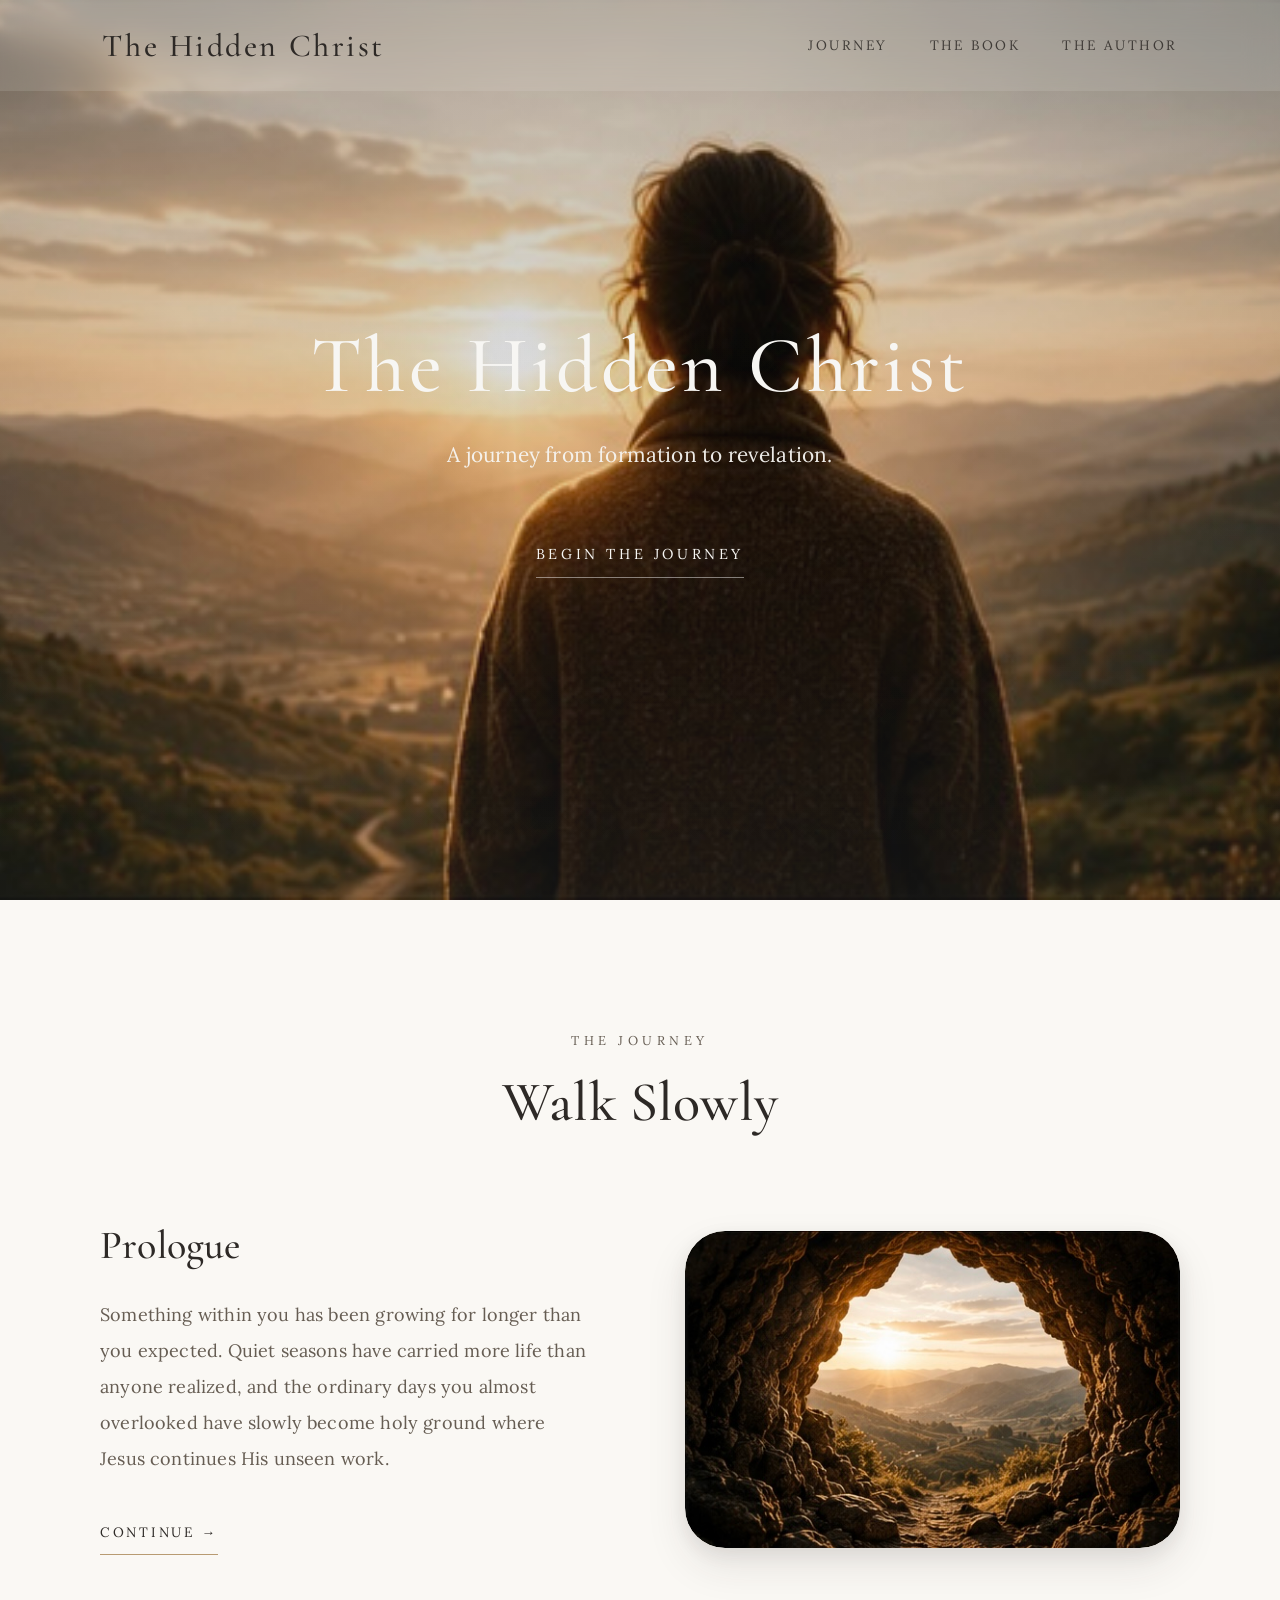
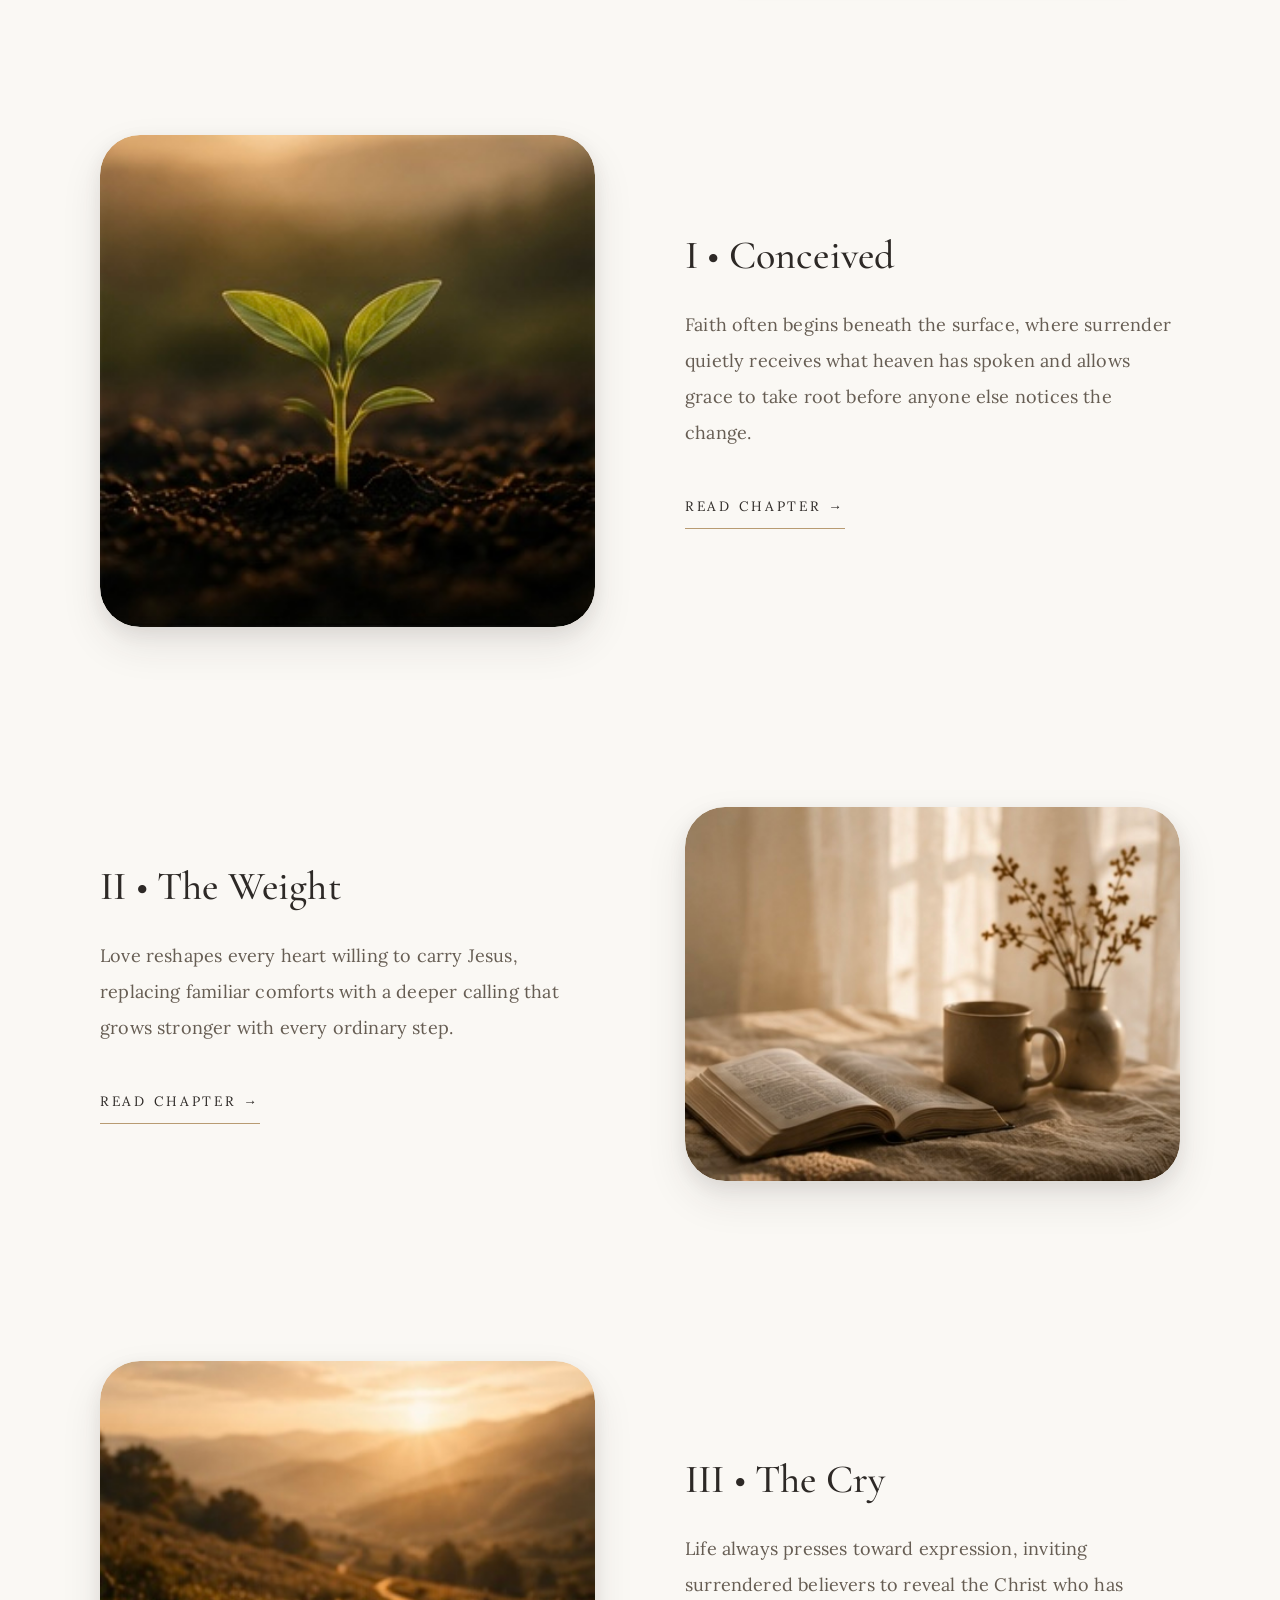
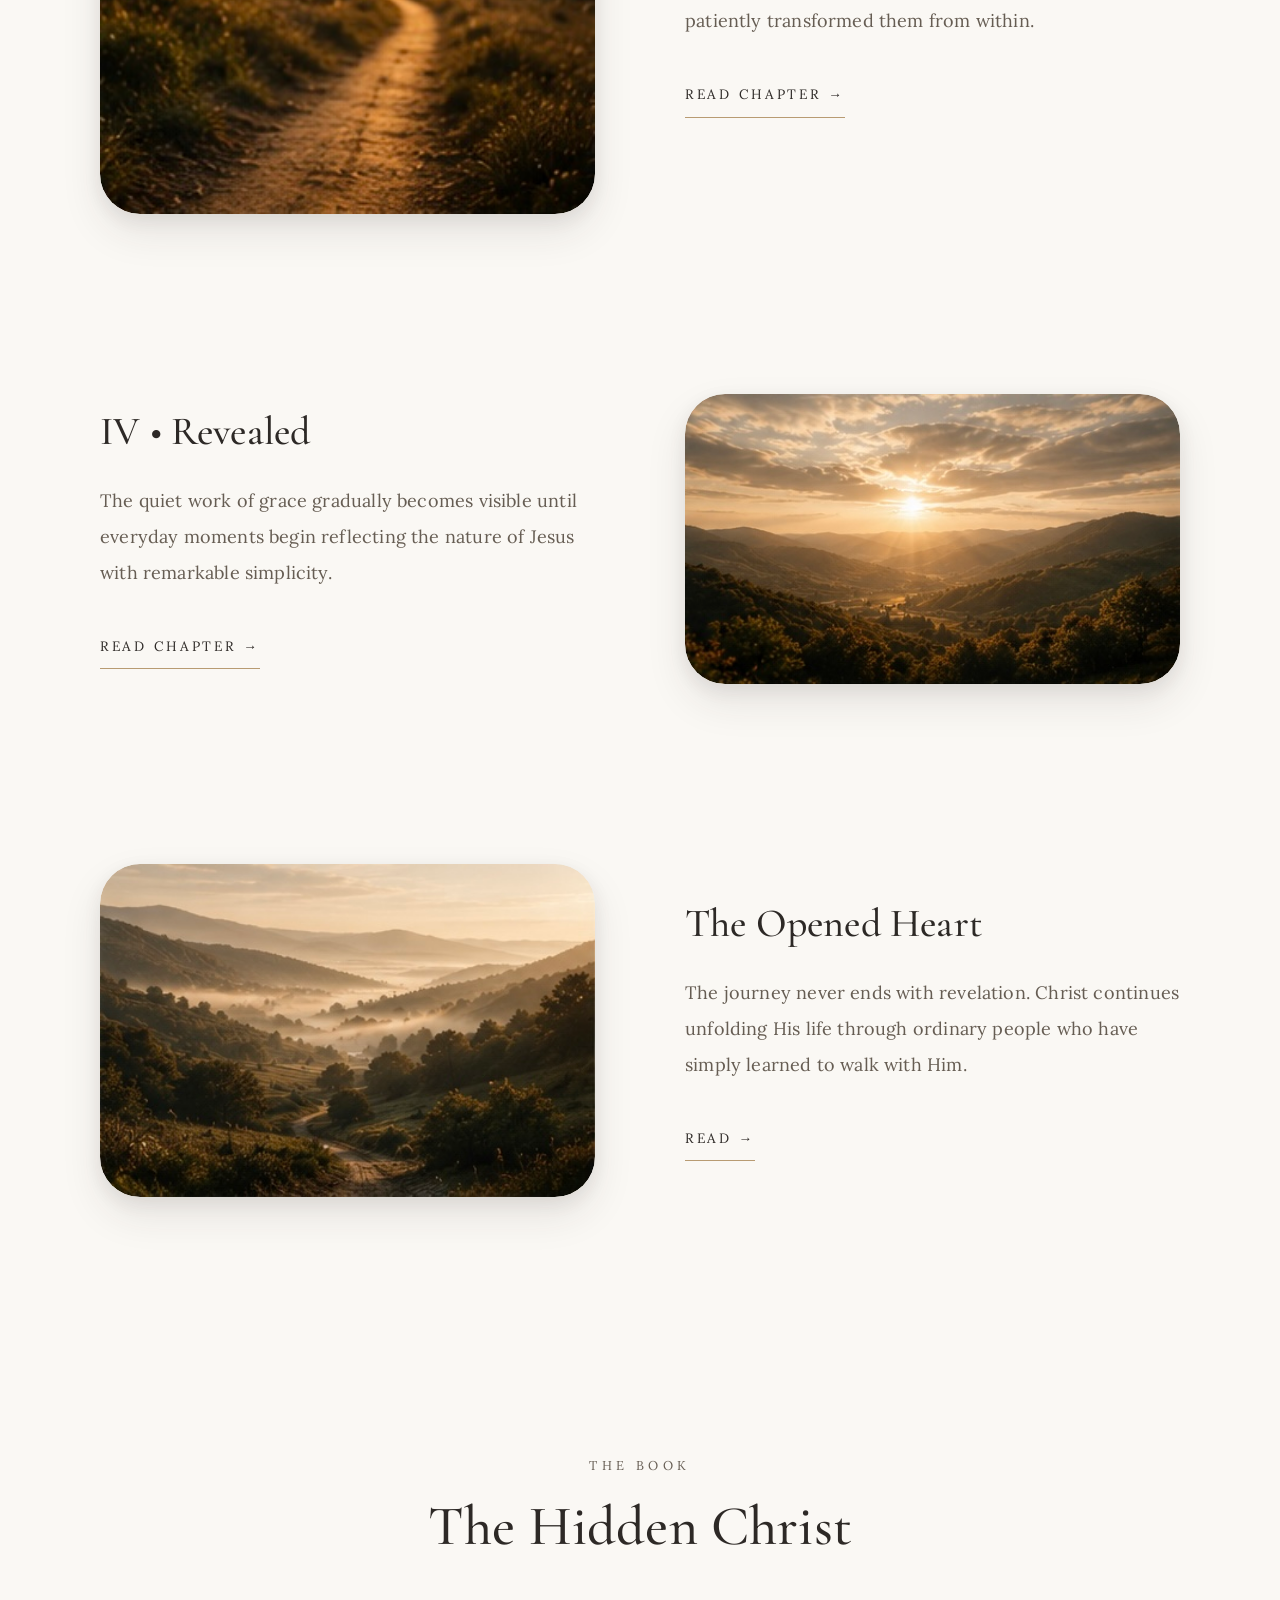
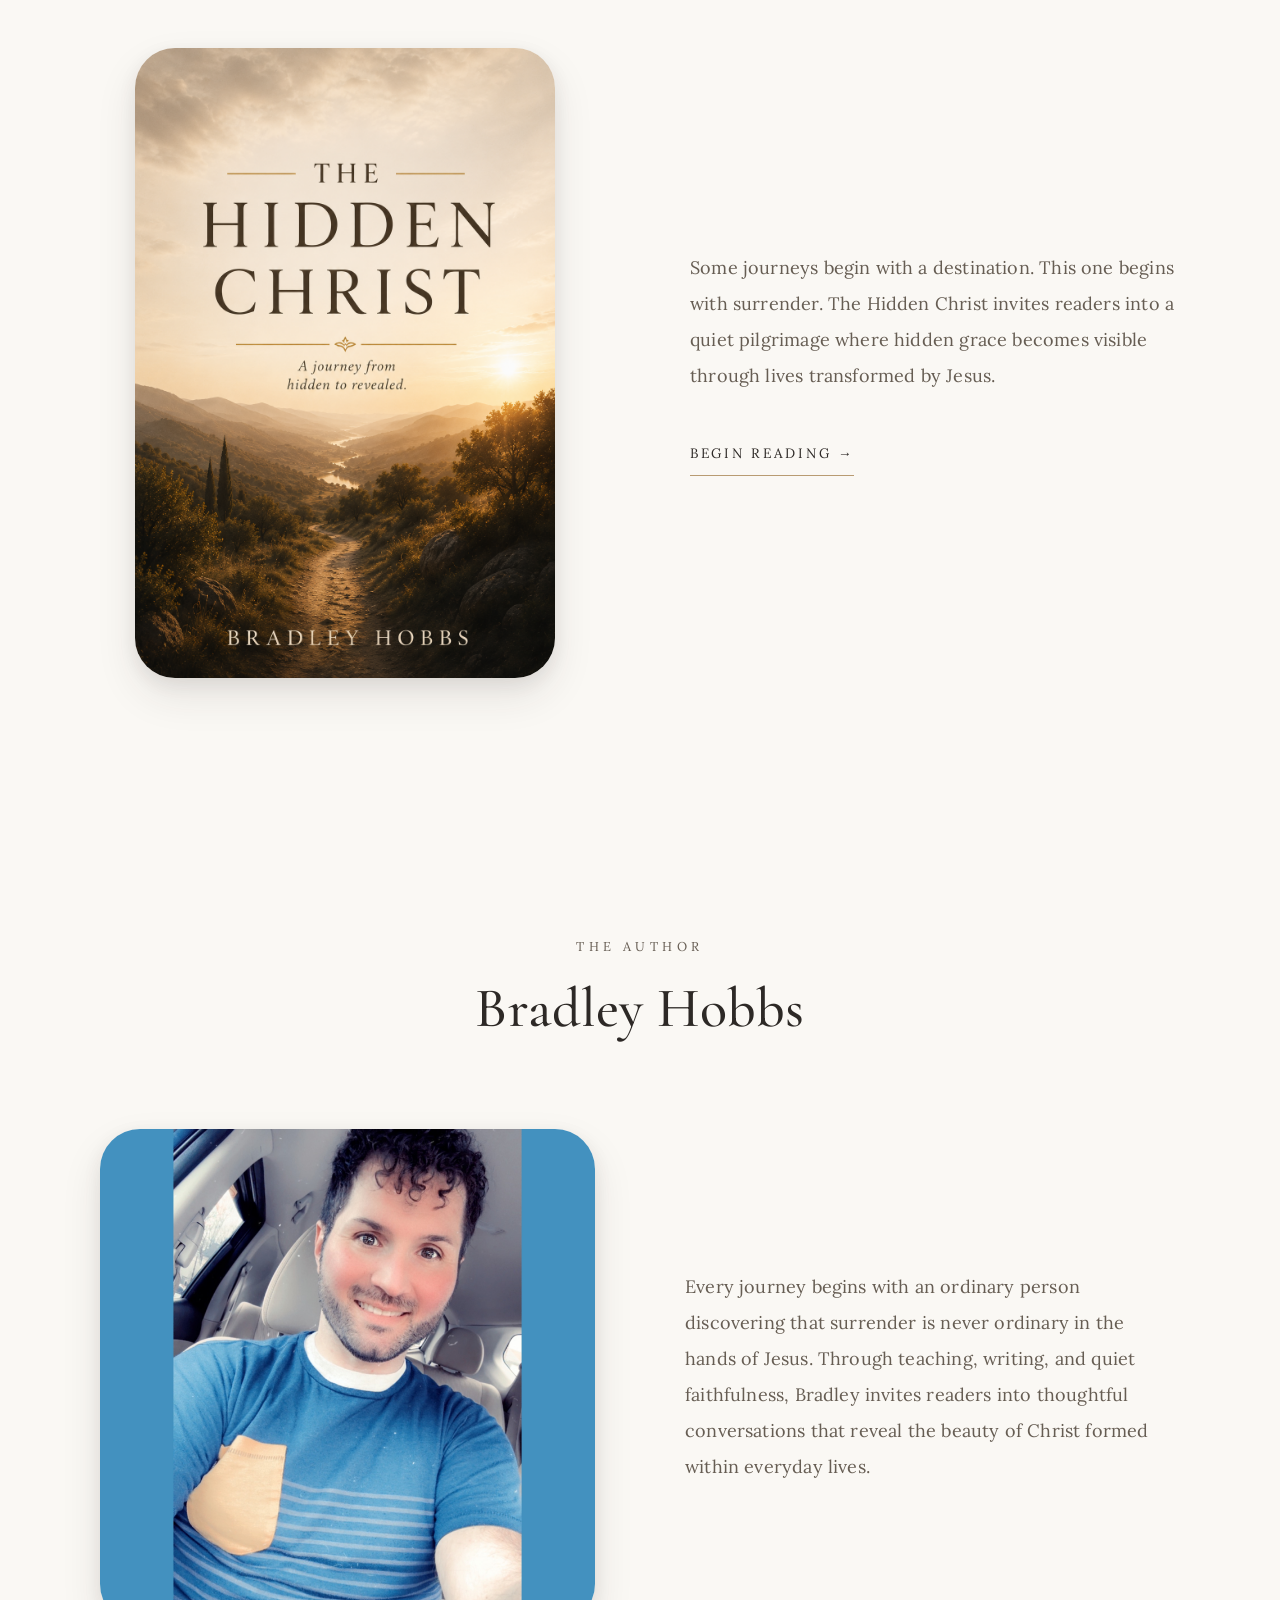
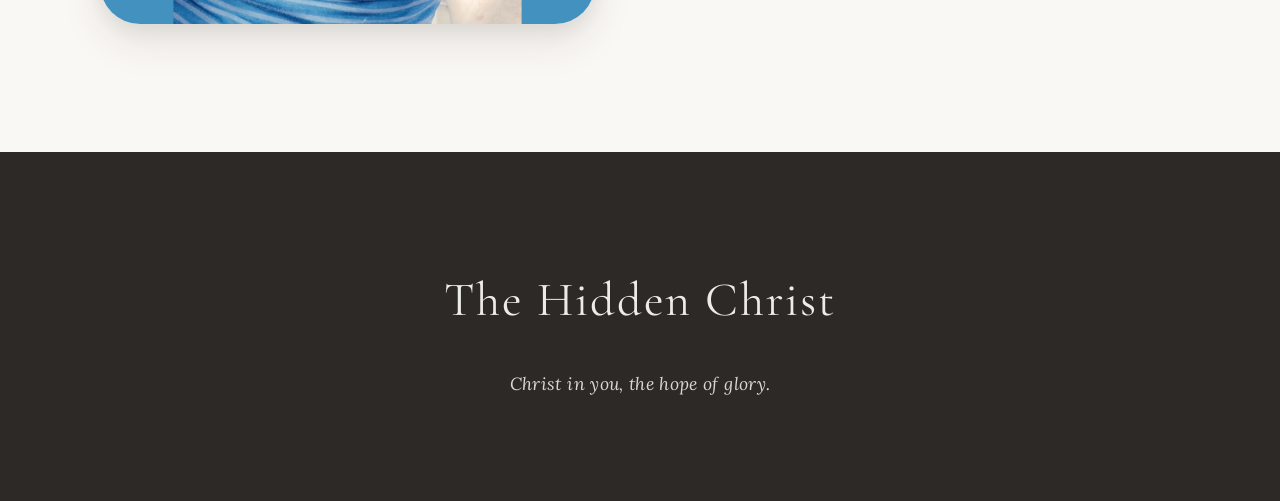
<file: index.html>
<!DOCTYPE html>

<html lang="en">

<head>

<meta charset="UTF-8">

<meta
name="viewport"
content="width=device-width, initial-scale=1.0">

<title>

The Hidden Christ | Bradley Hobbs

</title>

<meta
name="description"
content="The Hidden Christ by Bradley Hobbs is a journey from formation to revelation, inviting readers to discover Christ formed within surrendered lives and revealed through everyday faithfulness.">

<meta
name="author"
content="Bradley Hobbs">

<meta
name="robots"
content="index,follow,max-image-preview:large">

<meta
name="theme-color"
content="#2d2926">

<meta
name="color-scheme"
content="light">

<link
rel="canonical"
href="https://brad-hobbswd.github.io/the-hidden-christ/">

<!-- Open Graph -->

<meta
property="og:type"
content="website">

<meta
property="og:locale"
content="en_US">

<meta
property="og:site_name"
content="The Hidden Christ">

<meta
property="og:title"
content="The Hidden Christ">

<meta
property="og:description"
content="A journey from formation to revelation by Bradley Hobbs.">

<meta
property="og:url"
content="https://brad-hobbswd.github.io/the-hidden-christ/">

<meta
property="og:image"
content="https://brad-hobbswd.github.io/the-hidden-christ/images/social-preview.webp">

<meta
property="og:image:alt"
content="The Hidden Christ by Bradley Hobbs">

<!-- Twitter / X -->

<meta
name="twitter:card"
content="summary_large_image">

<meta
name="twitter:title"
content="The Hidden Christ">

<meta
name="twitter:description"
content="A journey from formation to revelation by Bradley Hobbs.">

<meta
name="twitter:image"
content="https://brad-hobbswd.github.io/the-hidden-christ/images/social-preview.webp">

<!-- Fonts -->

<link
rel="preconnect"
href="https://fonts.googleapis.com">

<link
rel="preconnect"
href="https://fonts.gstatic.com"
crossorigin>

<link
href="https://fonts.googleapis.com/css2?family=Cormorant+Garamond:wght@400;500;600;700&family=Lora:wght@400;500&display=swap"
rel="stylesheet">

<!-- Styles -->

<link
rel="stylesheet"
href="./styles.css">

<!-- Favicon -->

<link
rel="icon"
type="image/png"
href="./images/favicon.png">

<!-- Structured Data -->

<script
type="application/ld+json">

{

"@context":"https://schema.org",

"@type":"Book",

"name":"The Hidden Christ",

"author":{

"@type":"Person",

"name":"Bradley Hobbs"

},

"description":"A journey from formation to revelation.",

"inLanguage":"en",

"genre":"Christian",

"url":"https://brad-hobbswd.github.io/the-hidden-christ/"

}

</script>

</head>

<body>

<header
class="site-header">

<nav
class="navigation">

<a
href="#hero"
class="logo">

The Hidden Christ

</a>

<div
class="navigation-links">

<a href="#journey">

Journey

</a>

<a href="#book">

The Book

</a>

<a href="#author">

The Author

</a>

</div>

</nav>

</header>

<main>

<section
id="hero"
class="hero">

<div
class="hero-overlay">

<h1>

The Hidden Christ

</h1>

<p>

A journey from formation to revelation.

</p>

<a
href="#journey"
class="scroll-link">

Begin the Journey

</a>

</div>

</section>

<section
id="journey"
class="journey">

<div
class="section-heading">

<span>

The Journey

</span>

<h2>

Walk Slowly

</h2>

</div>

<article
class="chapter">

<div
class="chapter-image">

<img
src="IMG_0017.jpeg"
alt="Morning light across a quiet valley">

</div>

<div
class="chapter-content">

<h3>

Prologue

</h3>

<p>

Something within you has been growing for longer than you expected. Quiet seasons have carried more life than anyone realized, and the ordinary days you almost overlooked have slowly become holy ground where Jesus continues His unseen work.

</p>

<a
href="chapters/prologue.html">

Continue →

</a>

</div>

</article>

<article
class="chapter">

<div
class="chapter-image">

<img
src="IMG_0019.jpeg"
alt="A path through soft morning light">

</div>

<div
class="chapter-content">

<h3>

I • Conceived

</h3>

<p>

Faith often begins beneath the surface, where surrender quietly receives what heaven has spoken and allows grace to take root before anyone else notices the change.

</p>

<a
href="chapters/conceived.html">

Read Chapter →

</a>

</div>

</article>

<article
class="chapter">

<div
class="chapter-image">

<img
src="IMG_0016.jpeg"
alt="Stone path through a peaceful valley">

</div>

<div
class="chapter-content">

<h3>

II • The Weight

</h3>

<p>

Love reshapes every heart willing to carry Jesus, replacing familiar comforts with a deeper calling that grows stronger with every ordinary step.

</p>

<a
href="chapters/weight.html">

Read Chapter →

</a>

</div>

</article>

<article
class="chapter">

<div
class="chapter-image">

<img
src="IMG_0020.jpeg"
alt="Sunlight entering an ancient cave">

</div>

<div
class="chapter-content">

<h3>

III • The Cry

</h3>

<p>

Life always presses toward expression, inviting surrendered believers to reveal the Christ who has patiently transformed them from within.

</p>

<a
href="chapters/cry.html">

Read Chapter →

</a>

</div>

</article>

<article
class="chapter">

<div
class="chapter-image">

<img
src="IMG_0021.jpeg"
alt="Golden hills beneath a sunrise">

</div>

<div
class="chapter-content">

<h3>

IV • Revealed

</h3>

<p>

The quiet work of grace gradually becomes visible until everyday moments begin reflecting the nature of Jesus with remarkable simplicity.

</p>

<a
href="chapters/revealed.html">

Read Chapter →

</a>

</div>

</article>

<article
class="chapter">

<div
class="chapter-image">

<img
src="IMG_0018.jpeg"
alt="Open landscape filled with morning light">

</div>

<div
class="chapter-content">

<h3>

The Opened Heart

</h3>

<p>

The journey never ends with revelation. Christ continues unfolding His life through ordinary people who have simply learned to walk with Him.

</p>

<a
href="chapters/opened-heart.html">

Read →

</a>

</div>

</article>

</section>

<section
id="book"
class="book">

<div
class="section-heading">

<span>

The Book

</span>

<h2>

The Hidden Christ

</h2>

</div>

<div
class="book-layout">

<div
class="book-cover">

<img
src="47C52A82-C312-4960-B6B7-629DB09D98E5.png"
alt="The Hidden Christ book cover">

</div>

<div
class="book-text">

<p>

Some journeys begin with a destination. This one begins with surrender. The Hidden Christ invites readers into a quiet pilgrimage where hidden grace becomes visible through lives transformed by Jesus.

</p>

<a
href="book.html">

Begin Reading →

</a>

</div>

</div>

</section>

<section
id="author"
class="author">

<div
class="section-heading">

<span>

The Author

</span>

<h2>

Bradley Hobbs

</h2>

</div>

<div
class="author-layout">

<img
src="photo-output.jpeg"
alt="Bradley Hobbs">

<p>

Every journey begins with an ordinary person discovering that surrender is never ordinary in the hands of Jesus. Through teaching, writing, and quiet faithfulness, Bradley invites readers into thoughtful conversations that reveal the beauty of Christ formed within everyday lives.

</p>

</div>

</section>



</main>

<footer>

<p>

The Hidden Christ

</p>

<span>

Christ in you, the hope of glory.

</span>

</footer>

<script
src="script.js"></script>

</body>

</html>
</file>
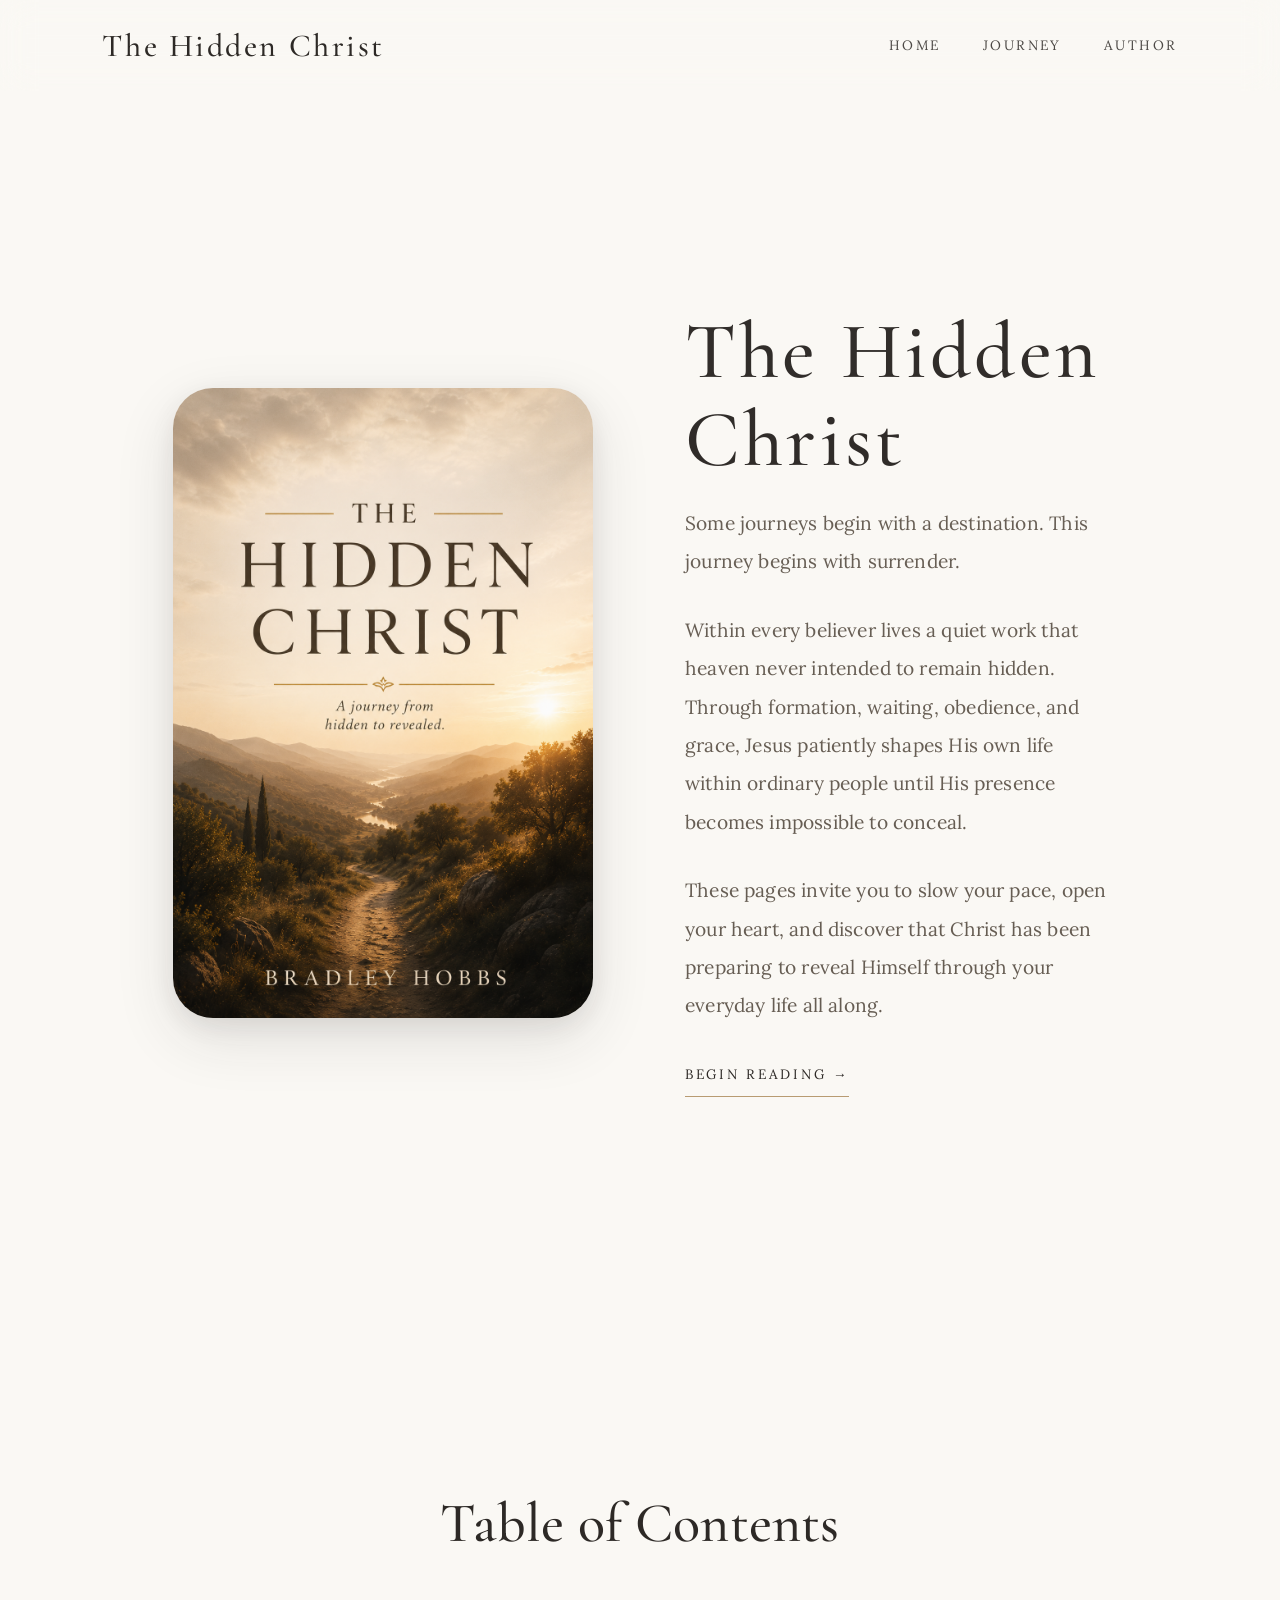
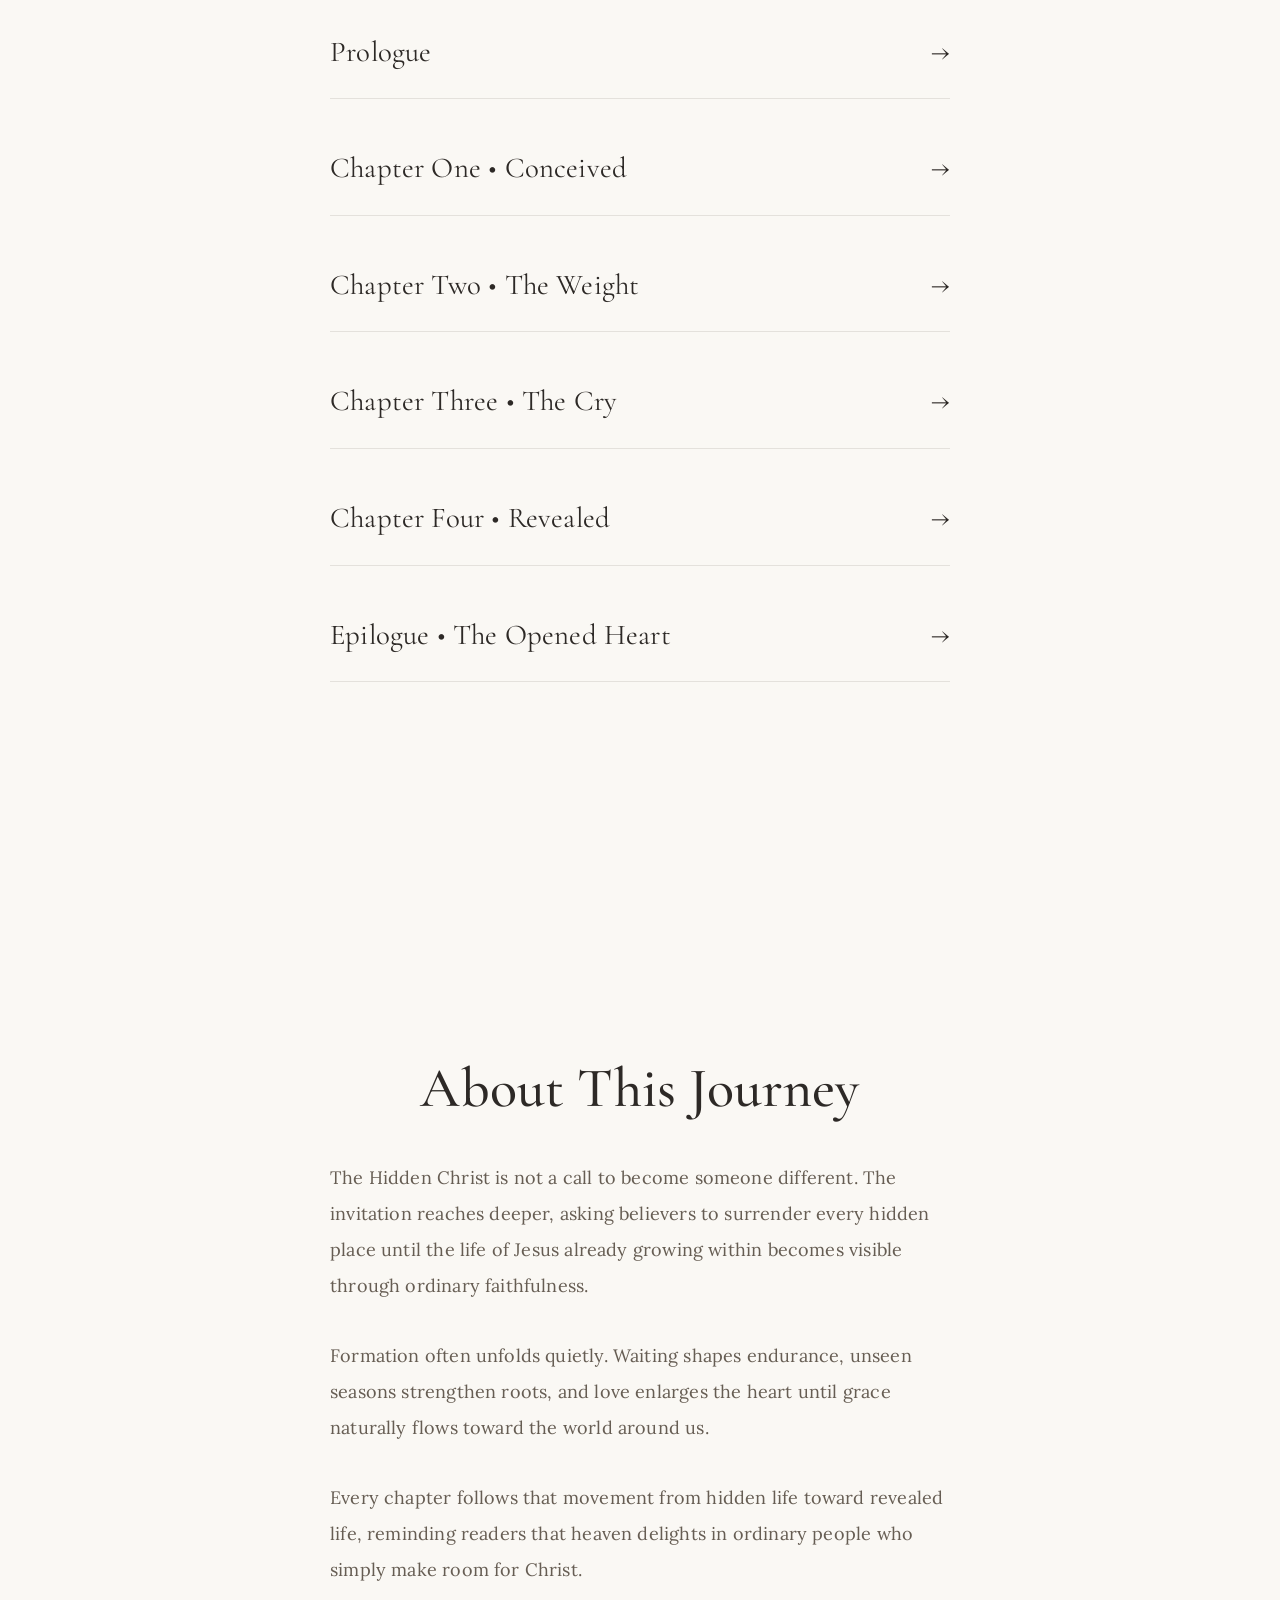
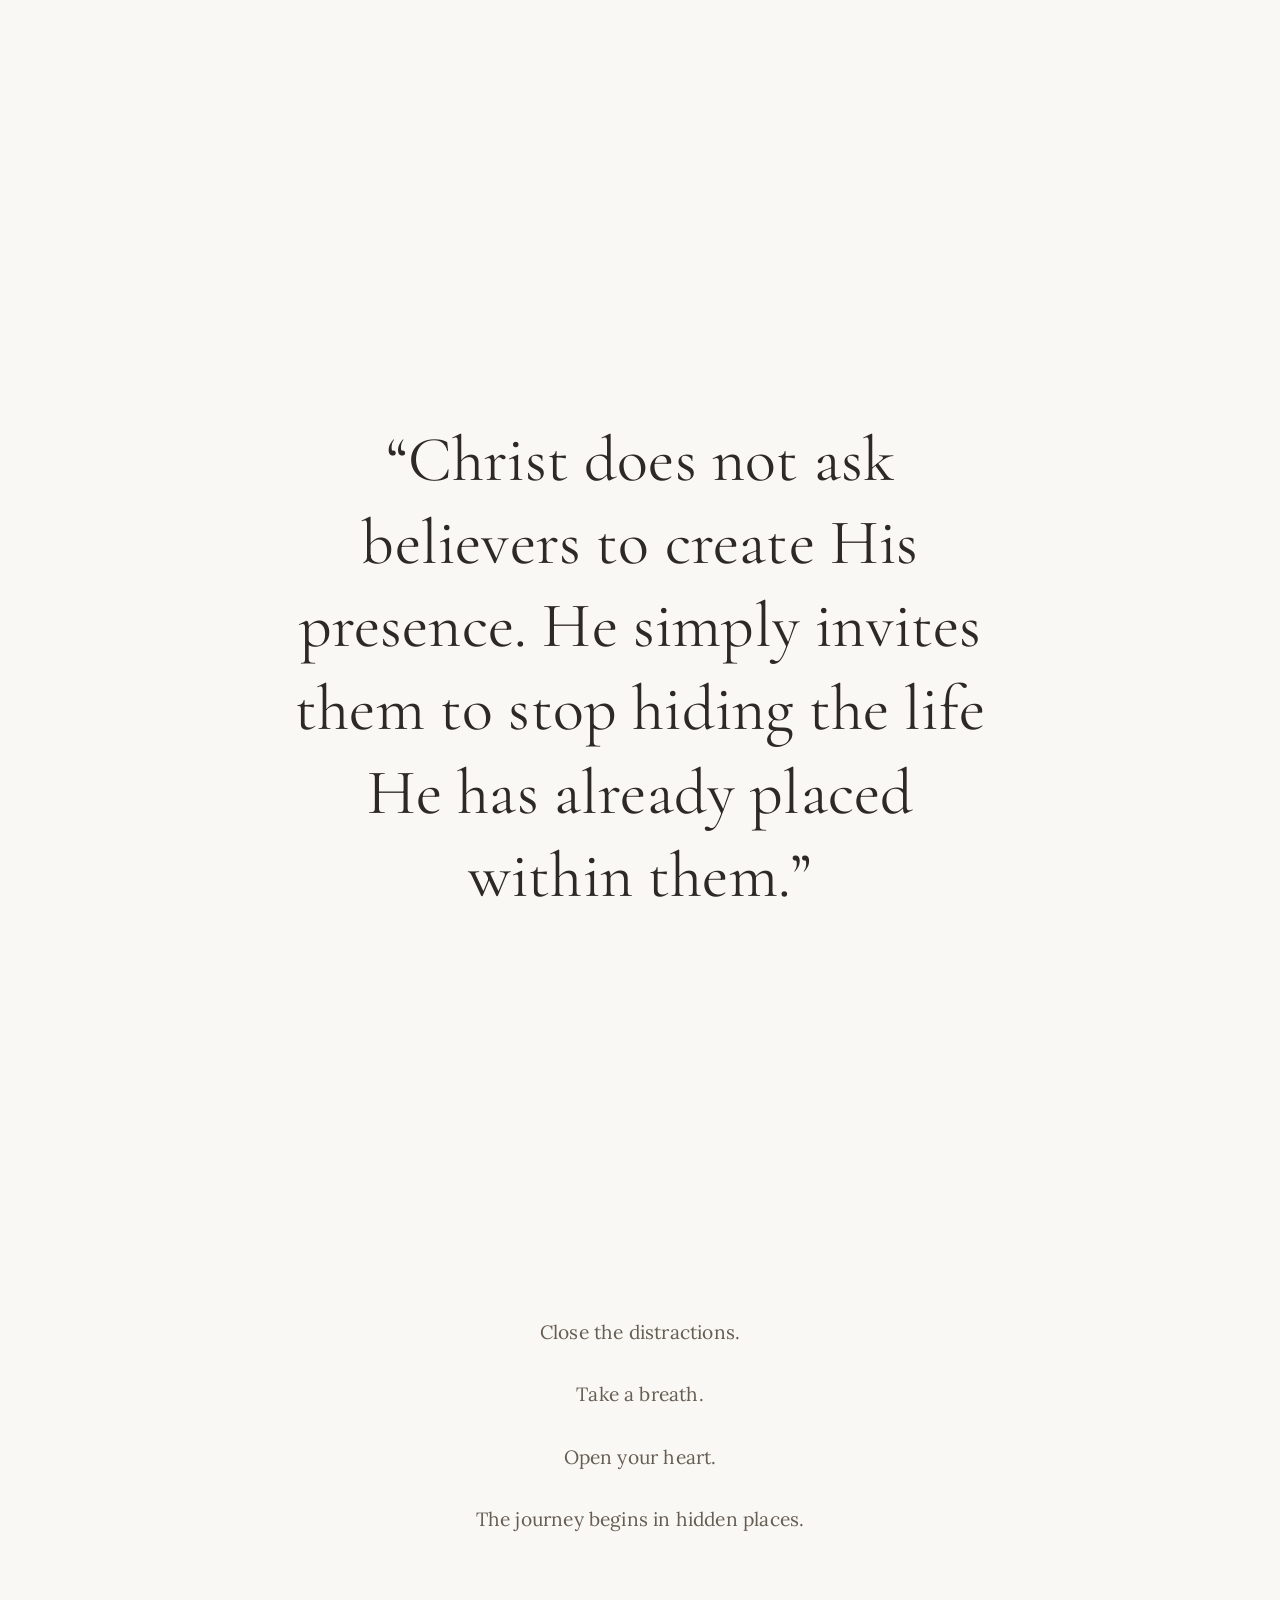
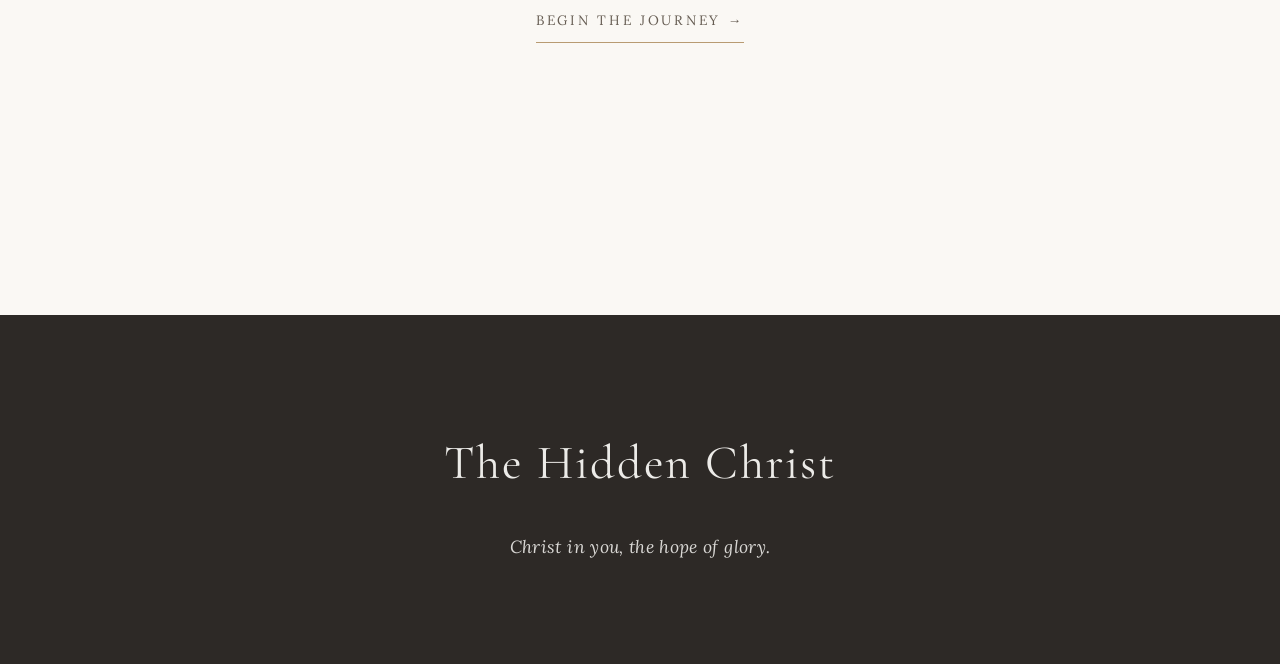
<file: book.html>
<!DOCTYPE html>

<html lang="en">

<head>

<meta charset="UTF-8">

<meta
name="viewport"
content="width=device-width, initial-scale=1.0">

<title>

Read The Hidden Christ | Bradley Hobbs

</title>

<meta
name="description"
content="Begin reading The Hidden Christ by Bradley Hobbs, a contemplative journey from formation to revelation through the life of Jesus within every surrendered believer.">

<meta
name="author"
content="Bradley Hobbs">

<meta
name="theme-color"
content="#2d2926">

<meta
name="robots"
content="index,follow">

<link
rel="canonical"
href="https://brad-hobbswd.github.io/the-hidden-christ/book.html">

<link
rel="preconnect"
href="https://fonts.googleapis.com">

<link
rel="preconnect"
href="https://fonts.gstatic.com"
crossorigin>

<link
href="https://fonts.googleapis.com/css2?family=Cormorant+Garamond:wght@400;500;600;700&family=Lora:wght@400;500&display=swap"
rel="stylesheet">

<link
rel="stylesheet"
href="styles.css">

<link
rel="icon"
type="image/png"
href="images/favicon.png">

<style>

.book-page{

max-width:1200px;

margin:auto;

padding:
180px 30px
120px;

}

.book-hero{

display:grid;

grid-template-columns:
repeat(auto-fit,minmax(320px,1fr));

gap:90px;

align-items:center;

margin-bottom:140px;

}

.book-cover{

max-width:420px;

margin:auto;

}

.book-cover img{

border-radius:40px;

box-shadow:
0 20px 60px rgba(45,41,38,.12),
0 8px 24px rgba(45,41,38,.08);

}

.book-intro h1{

font-size:clamp(3rem,7vw,5rem);

margin-bottom:20px;

}

.book-intro p{

font-size:1.2rem;

line-height:2;

color:var(--stone);

margin-bottom:30px;

}

.begin-reading{

display:inline-block;

padding-bottom:8px;

border-bottom:1px solid var(--sand);

letter-spacing:.2em;

text-transform:uppercase;

font-size:.85rem;

}

.section{

max-width:820px;

margin:0 auto 120px;

}

.section h2{

text-align:center;

margin-bottom:40px;

}

.section p{

color:var(--stone);

margin-bottom:34px;

}

.contents{

display:grid;

gap:22px;

margin-top:50px;

}

.contents a{

display:flex;

justify-content:space-between;

align-items:center;

padding:18px 0;

border-bottom:1px solid rgba(102,93,83,.15);

font-family:"Cormorant Garamond",serif;

font-size:1.8rem;

transition:var(--transition);

}

.contents a:hover{

padding-left:12px;

color:var(--sand);

}

.quote{

max-width:900px;

margin:140px auto;

text-align:center;

font-family:"Cormorant Garamond",serif;

font-size:clamp(2.5rem,5vw,4rem);

line-height:1.3;

color:var(--earth);

}

.final-invitation{

text-align:center;

max-width:700px;

margin:auto;

}

.final-invitation p{

margin-bottom:24px;

font-size:1.2rem;

color:var(--stone);

}

@media(max-width:800px){

.book-page{

padding:
150px 24px
90px;

}

.book-hero{

gap:50px;

text-align:center;

}

.contents a{

font-size:1.5rem;

}

.quote{

margin:100px auto;

}

}

</style>

</head>

<body>

<header
class="site-header">

<nav
class="navigation">

<a
href="index.html"
class="logo">

The Hidden Christ

</a>

<div
class="navigation-links">

<a
href="index.html">

Home

</a>

<a
href="index.html#journey">

Journey

</a>

<a
href="index.html#author">

Author

</a>

</div>

</nav>

</header>

<main
class="book-page">

<section
class="book-hero">

<div
class="book-cover">

<img
src="47C52A82-C312-4960-B6B7-629DB09D98E5.png"
alt="The Hidden Christ Book Cover">

</div>

<div
class="book-intro">

<h1>

The Hidden Christ

</h1>

<p>

Some journeys begin with a destination.

This journey begins with surrender.

</p>

<p>

Within every believer lives a quiet work that heaven never intended to remain hidden. Through formation, waiting, obedience, and grace, Jesus patiently shapes His own life within ordinary people until His presence becomes impossible to conceal.

</p>

<p>

These pages invite you to slow your pace, open your heart, and discover that Christ has been preparing to reveal Himself through your everyday life all along.

</p>

<a
class="begin-reading"
href="chapters/prologue.html">

Begin Reading →

</a>

</div>

</section>

<section
class="section">

<h2>

Table of Contents

</h2>

<div
class="contents">

<a
href="chapters/prologue.html">

<span>

Prologue

</span>

<span>

→

</span>

</a>

<a
href="chapters/conceived.html">

<span>

Chapter One • Conceived

</span>

<span>

→

</span>

</a>

<a
href="chapters/weight.html">

<span>

Chapter Two • The Weight

</span>

<span>

→

</span>

</a>

<a
href="chapters/cry.html">

<span>

Chapter Three • The Cry

</span>

<span>

→

</span>

</a>

<a
href="chapters/revealed.html">

<span>

Chapter Four • Revealed

</span>

<span>

→

</span>

</a>

<a
href="chapters/opened-heart.html">

<span>

Epilogue • The Opened Heart

</span>

<span>

→

</span>

</a>

</div>

</section>

<section
class="section">

<h2>

About This Journey

</h2>

<p>

The Hidden Christ is not a call to become someone different. The invitation reaches deeper, asking believers to surrender every hidden place until the life of Jesus already growing within becomes visible through ordinary faithfulness.

</p>

<p>

Formation often unfolds quietly. Waiting shapes endurance, unseen seasons strengthen roots, and love enlarges the heart until grace naturally flows toward the world around us.

</p>

<p>

Every chapter follows that movement from hidden life toward revealed life, reminding readers that heaven delights in ordinary people who simply make room for Christ.

</p>

</section>

<section
class="quote">

“Christ does not ask believers to create His presence.

He simply invites them to stop hiding the life He has already placed within them.”

</section>

<section
class="final-invitation">

<p>

Close the distractions.

</p>

<p>

Take a breath.

</p>

<p>

Open your heart.

</p>

<p>

The journey begins in hidden places.

</p>

<p
style="margin-top:60px;">

<a
class="begin-reading"
href="chapters/prologue.html">

Begin the Journey →

</a>

</p>

</section>

</main>

<footer>

<p>

The Hidden Christ

</p>

<span>

Christ in you, the hope of glory.

</span>

</footer>

<script
src="script.js">

</script>

</body>

</html>
</file>
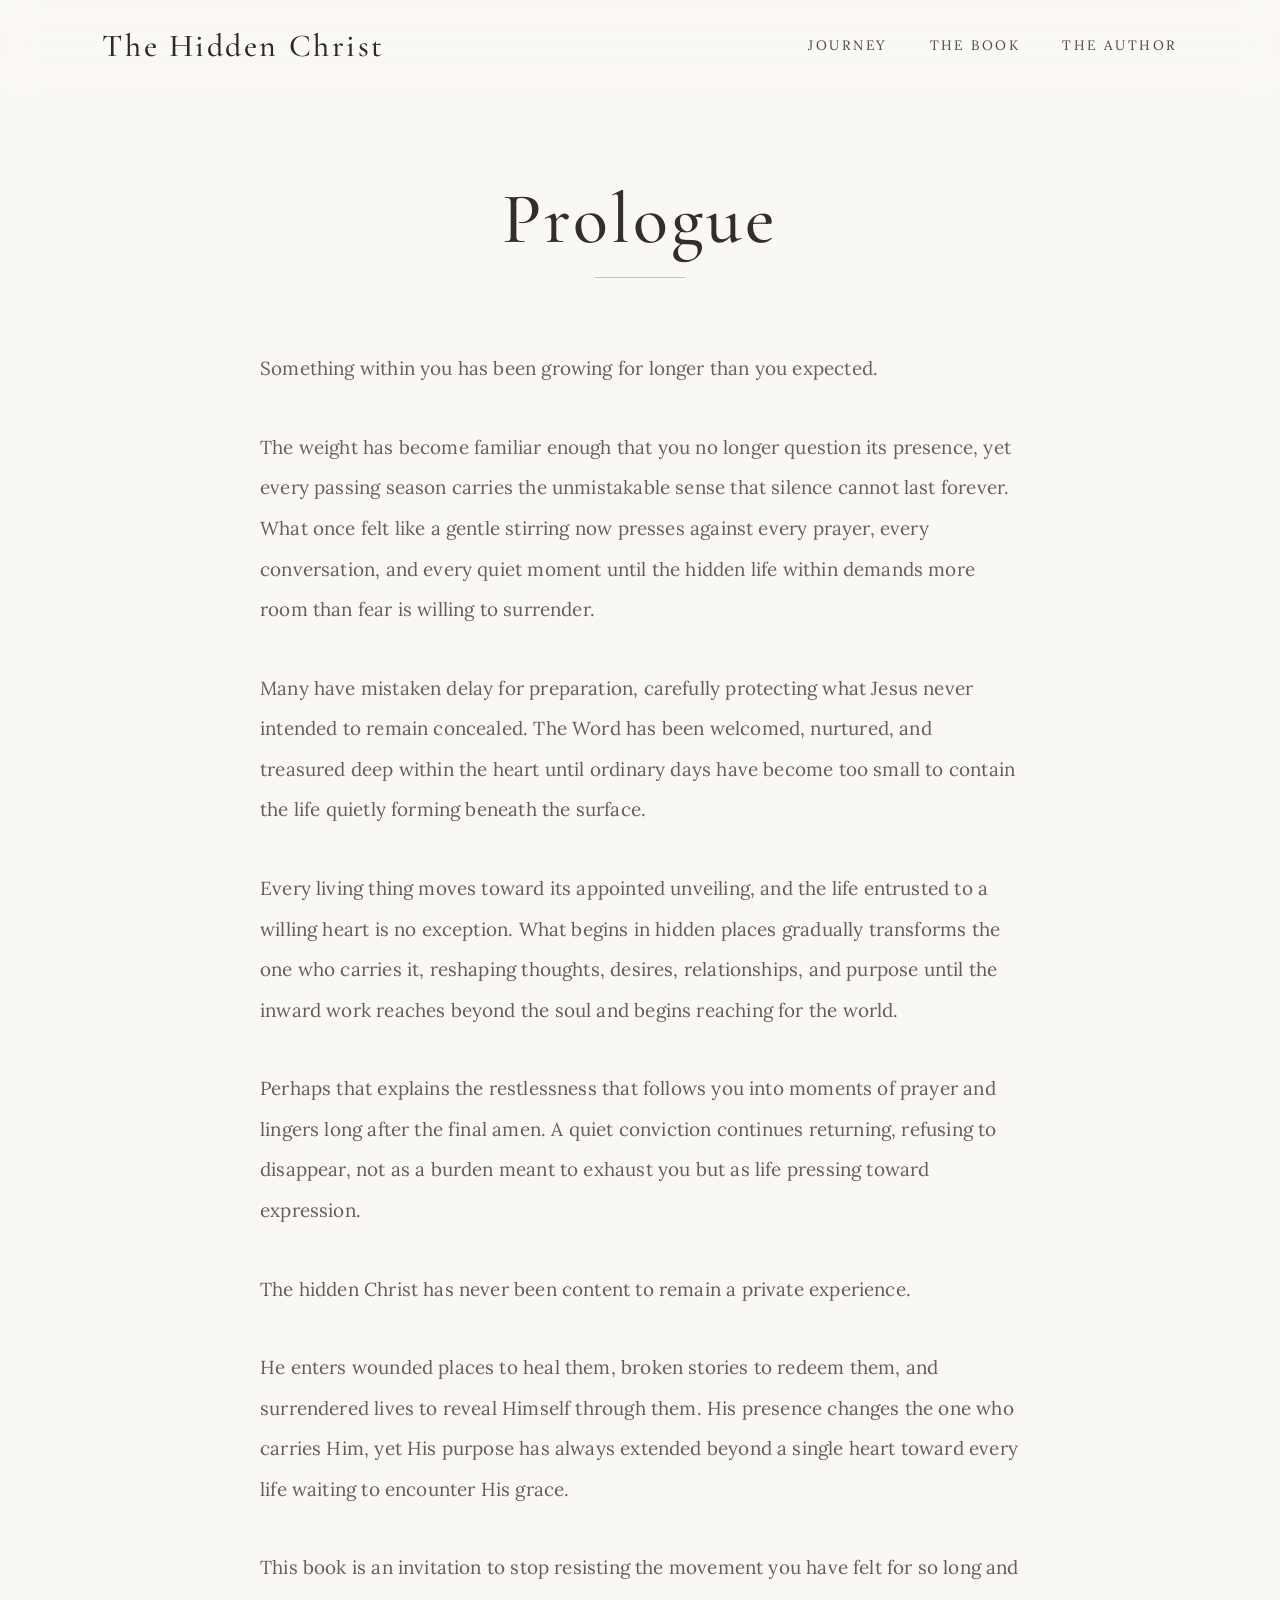
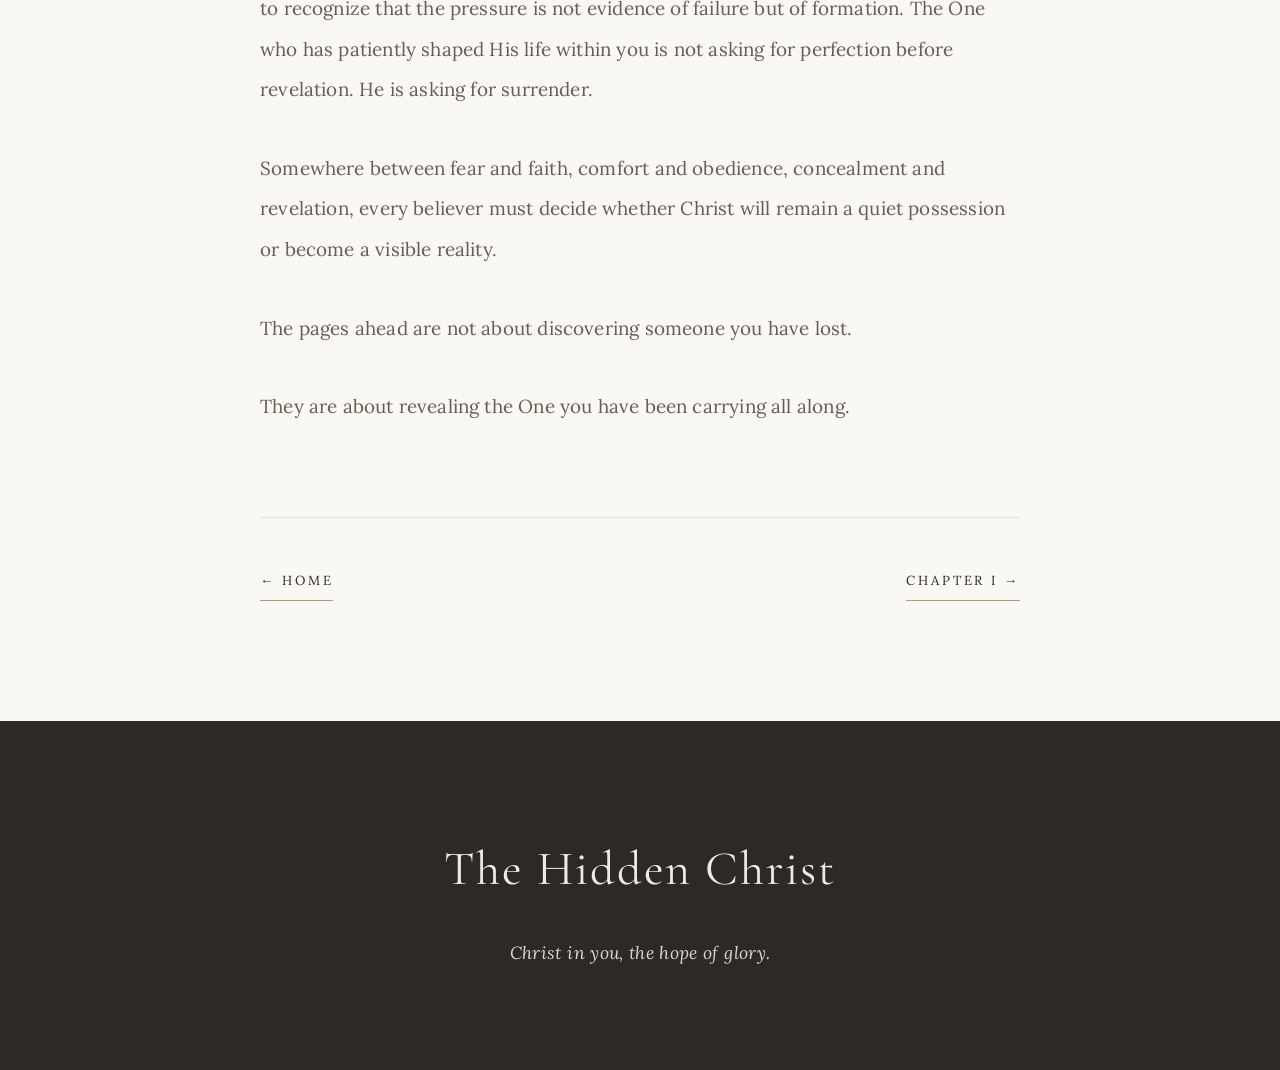
<file: prologue.html>
<!DOCTYPE html>

<html lang="en">

<head>

<meta charset="UTF-8">

<meta
name="viewport"
content="width=device-width, initial-scale=1.0">

<title>

Prologue | The Hidden Christ | Bradley Hobbs

</title>

<meta
name="description"
content="Read the Prologue of The Hidden Christ by Bradley Hobbs, a journey from formation to revelation through the life of Jesus within the believer.">

<meta
name="author"
content="Bradley Hobbs">

<meta
name="theme-color"
content="#2d2926">

<meta
name="robots"
content="index,follow">

<link
rel="canonical"
href="https://brad-hobbswd.github.io/the-hidden-christ/chapters/prologue.html">

<link
rel="preconnect"
href="https://fonts.googleapis.com">

<link
rel="preconnect"
href="https://fonts.gstatic.com"
crossorigin>

<link
href="https://fonts.googleapis.com/css2?family=Cormorant+Garamond:wght@400;500;600;700&family=Lora:wght@400;500&display=swap"
rel="stylesheet">

<link
rel="stylesheet"
href="../styles.css">

<link
rel="icon"
type="image/png"
href="../images/favicon.png">

<style>

.chapter-page{

max-width:820px;

margin:auto;

padding:

180px 30px

120px;

}

.chapter-page h1{

text-align:center;

margin-bottom:18px;

font-size:clamp(3rem,6vw,4.5rem);

}

.chapter-divider{

width:90px;

height:1px;

background:var(--sand);

margin:0 auto 70px;

opacity:.6;

}

.chapter-page p{

margin-bottom:38px;

color:var(--stone);

font-size:1.18rem;

line-height:2.15;

}

.chapter-navigation{

display:flex;

justify-content:space-between;

align-items:center;

gap:30px;

margin-top:90px;

padding-top:50px;

border-top:1px solid rgba(102,93,83,.15);

}

.chapter-navigation a{

font-size:.82rem;

letter-spacing:.22em;

text-transform:uppercase;

padding-bottom:6px;

border-bottom:1px solid var(--sand);

}

.chapter-navigation a:hover{

letter-spacing:.26em;

}

@media(max-width:700px){

.chapter-page{

padding:

140px 24px

90px;

}

.chapter-page p{

font-size:1.05rem;

}

.chapter-navigation{

flex-direction:column;

}

}

</style>

</head>

<body>

<header
class="site-header">

<nav
class="navigation">

<a
href="../index.html"
class="logo">

The Hidden Christ

</a>

<div
class="navigation-links">

<a
href="../index.html#journey">

Journey

</a>

<a
href="../index.html#book">

The Book

</a>

<a
href="../index.html#author">

The Author

</a>

</div>

</nav>

</header>

<main>

<article
class="chapter-page">

<h1>

Prologue

</h1>

<div
class="chapter-divider">

</div>

<p>

Something within you has been growing for longer than you expected.

</p>

<p>

The weight has become familiar enough that you no longer question its presence, yet every passing season carries the unmistakable sense that silence cannot last forever. What once felt like a gentle stirring now presses against every prayer, every conversation, and every quiet moment until the hidden life within demands more room than fear is willing to surrender.

</p>

<p>

Many have mistaken delay for preparation, carefully protecting what Jesus never intended to remain concealed. The Word has been welcomed, nurtured, and treasured deep within the heart until ordinary days have become too small to contain the life quietly forming beneath the surface.

</p>

<p>

Every living thing moves toward its appointed unveiling, and the life entrusted to a willing heart is no exception. What begins in hidden places gradually transforms the one who carries it, reshaping thoughts, desires, relationships, and purpose until the inward work reaches beyond the soul and begins reaching for the world.

</p>

<p>

Perhaps that explains the restlessness that follows you into moments of prayer and lingers long after the final amen. A quiet conviction continues returning, refusing to disappear, not as a burden meant to exhaust you but as life pressing toward expression.

</p>

<p>

The hidden Christ has never been content to remain a private experience.

</p>

<p>

He enters wounded places to heal them, broken stories to redeem them, and surrendered lives to reveal Himself through them. His presence changes the one who carries Him, yet His purpose has always extended beyond a single heart toward every life waiting to encounter His grace.

</p>

<p>

This book is an invitation to stop resisting the movement you have felt for so long and to recognize that the pressure is not evidence of failure but of formation. The One who has patiently shaped His life within you is not asking for perfection before revelation. He is asking for surrender.

</p>

<p>

Somewhere between fear and faith, comfort and obedience, concealment and revelation, every believer must decide whether Christ will remain a quiet possession or become a visible reality.

</p>

<p>

The pages ahead are not about discovering someone you have lost.

</p>

<p>

They are about revealing the One you have been carrying all along.

</p>

<nav
class="chapter-navigation">

<a
href="../index.html">

← Home

</a>

<a
href="conceived.html">

Chapter I →

</a>

</nav>

</article>

</main>

<footer>

<p>

The Hidden Christ

</p>

<span>

Christ in you, the hope of glory.

</span>

</footer>

<script
src="../script.js">

</script>

</body>

</html>
</file>
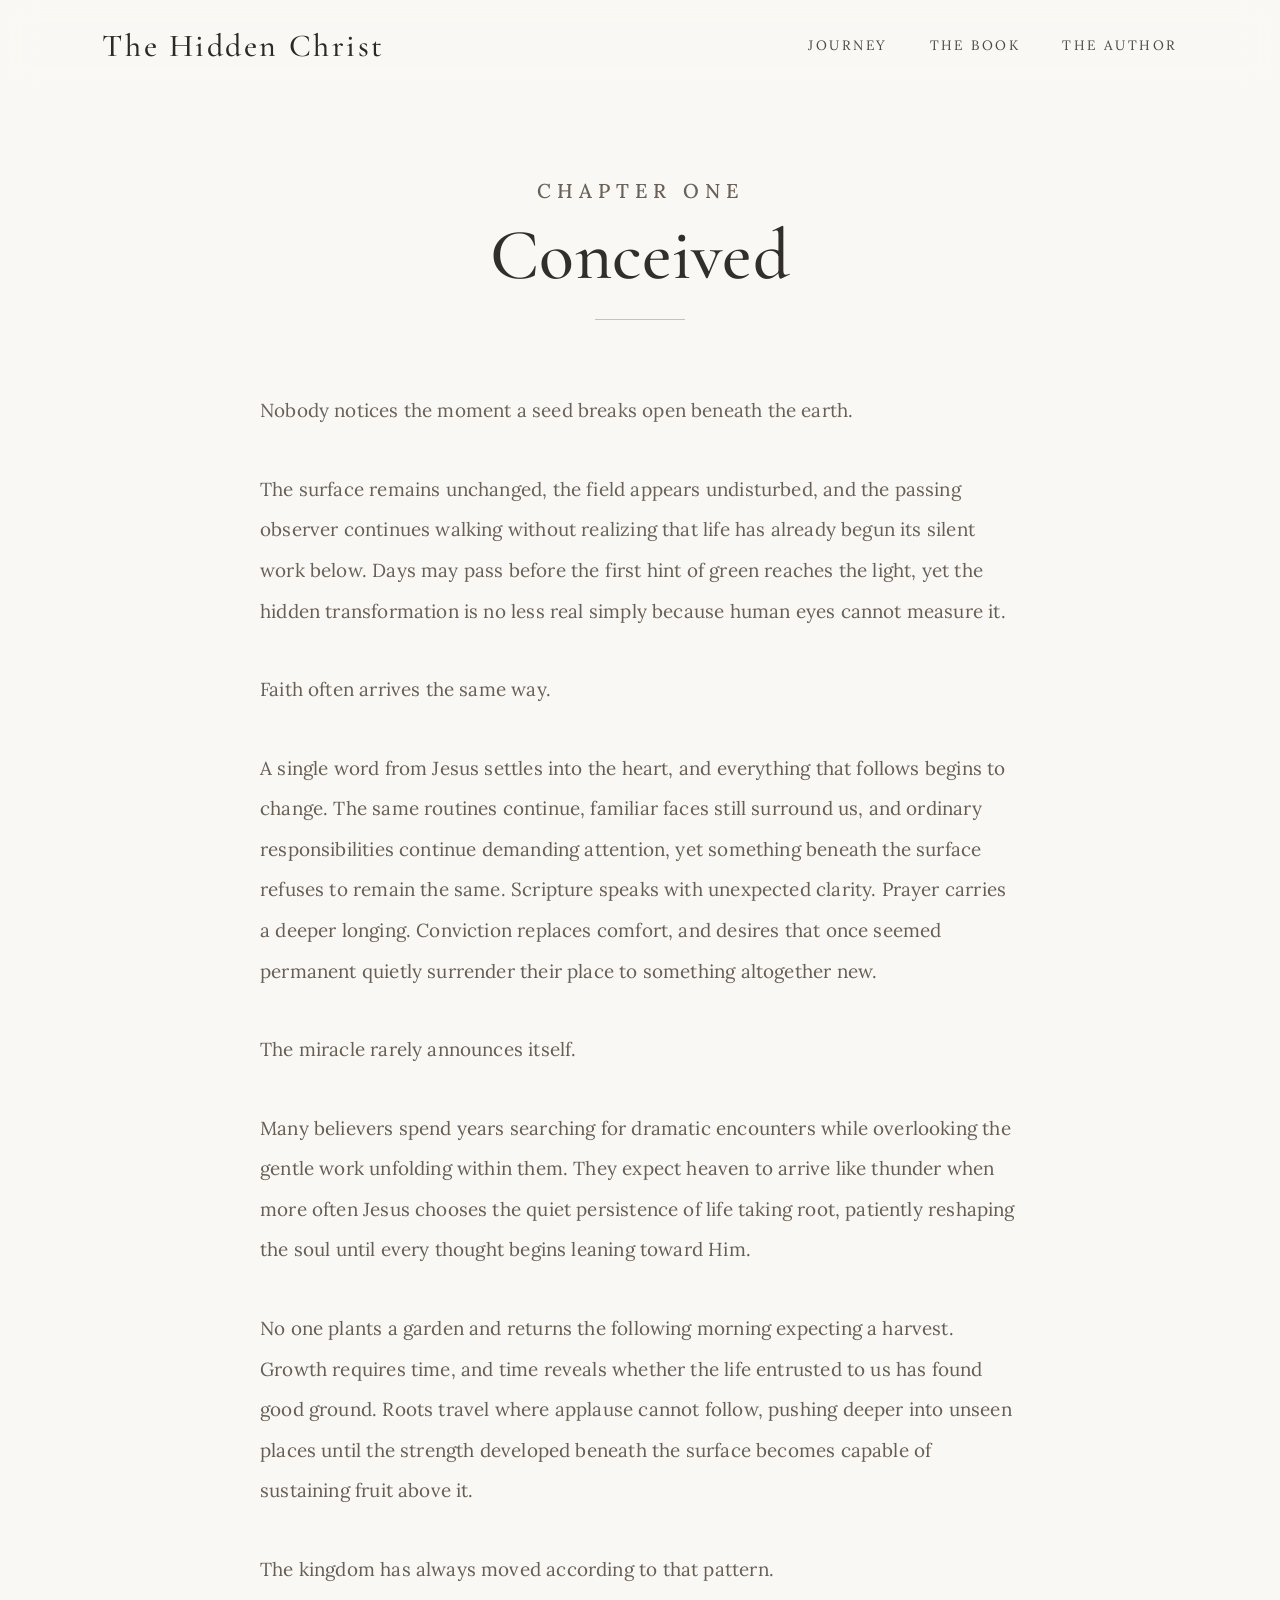
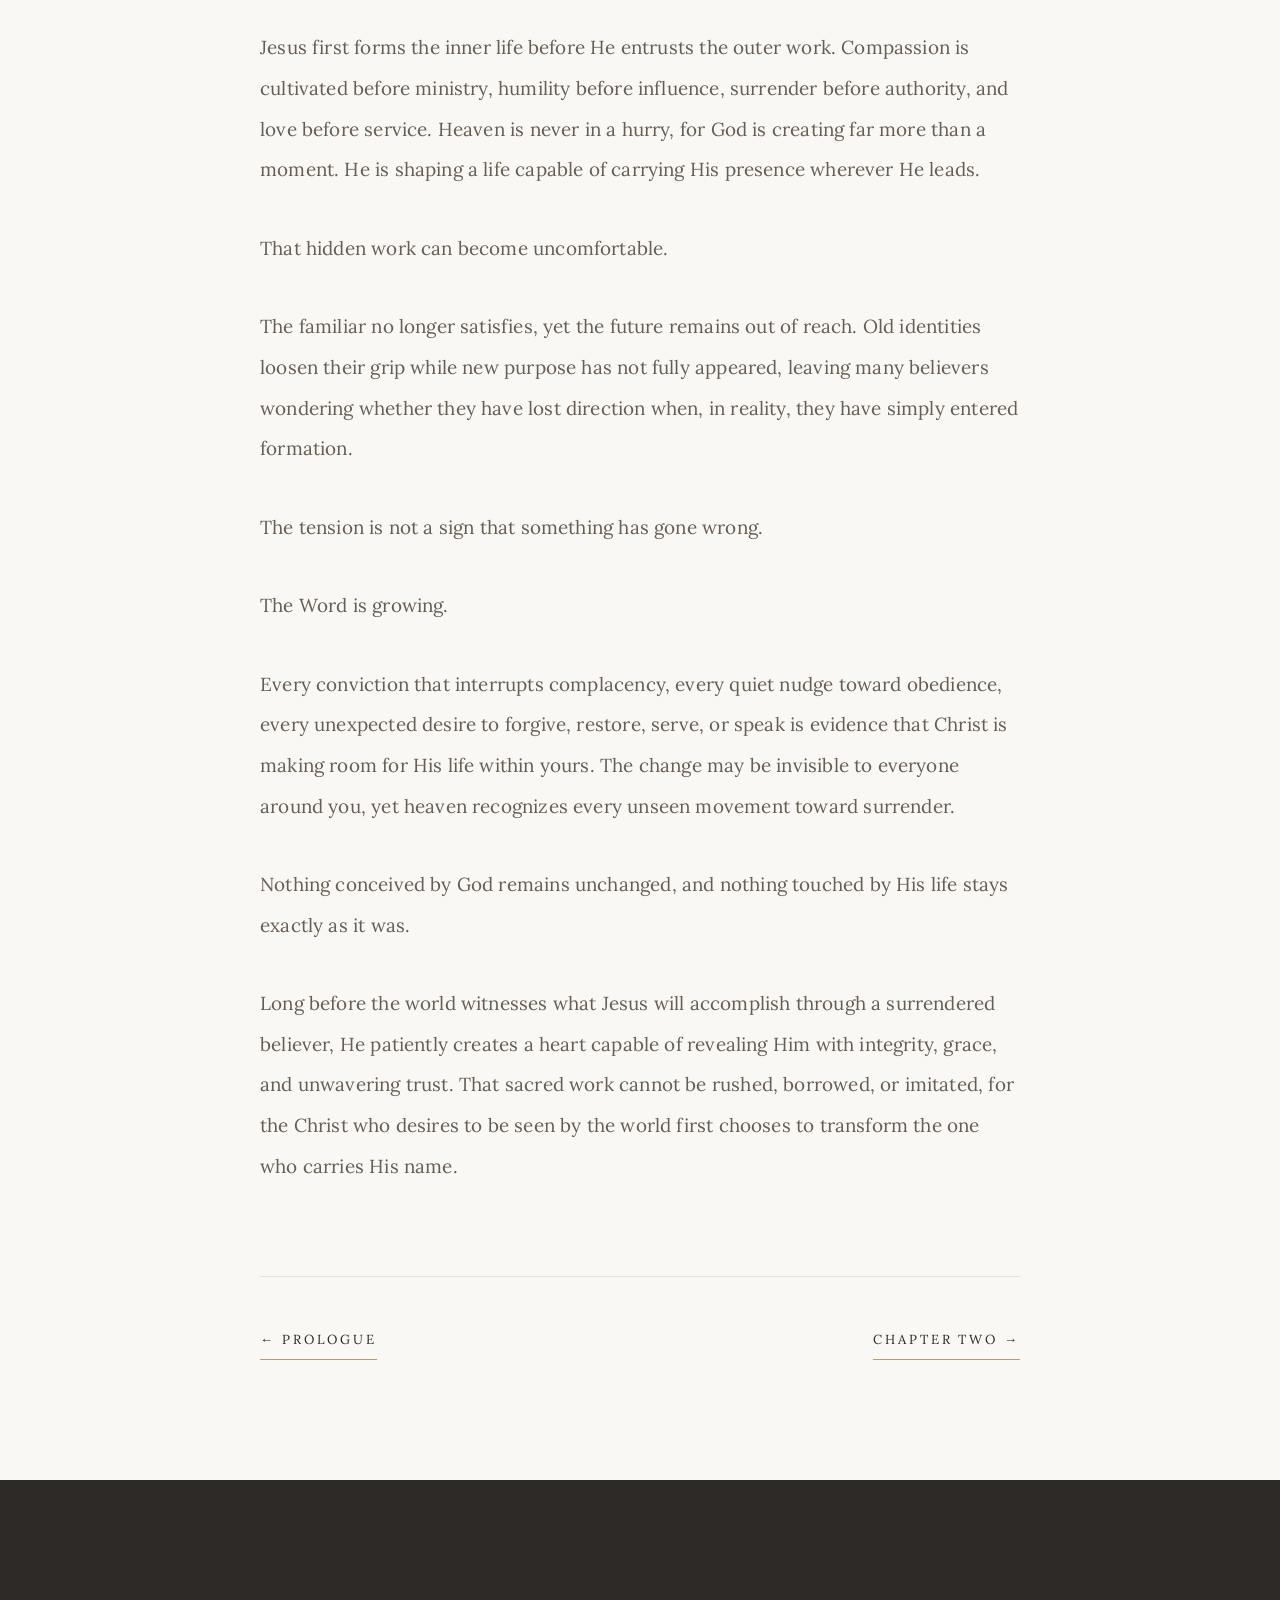
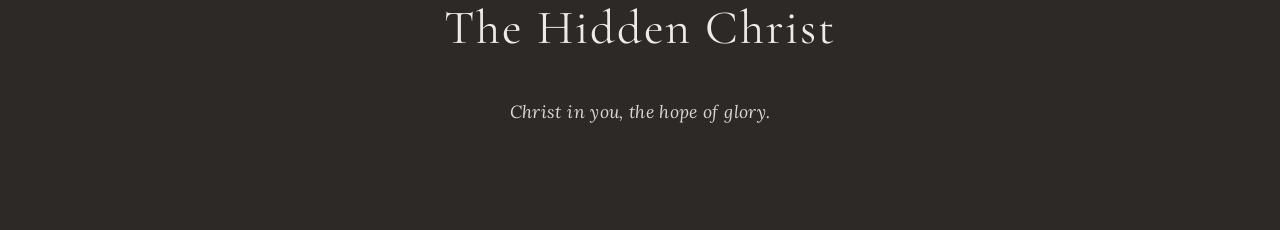
<file: chapters/conceived.html>
<!DOCTYPE html>

<html lang="en">

<head>

<meta charset="UTF-8">

<meta
name="viewport"
content="width=device-width, initial-scale=1.0">

<title>

Conceived | The Hidden Christ | Bradley Hobbs

</title>

<meta
name="description"
content="Read Chapter One of The Hidden Christ by Bradley Hobbs and discover the quiet work of Christ formed within a surrendered heart.">

<meta
name="author"
content="Bradley Hobbs">

<meta
name="theme-color"
content="#2d2926">

<meta
name="robots"
content="index,follow">

<link
rel="canonical"
href="https://brad-hobbswd.github.io/the-hidden-christ/chapters/conceived.html">

<link
rel="preconnect"
href="https://fonts.googleapis.com">

<link
rel="preconnect"
href="https://fonts.gstatic.com"
crossorigin>

<link
href="https://fonts.googleapis.com/css2?family=Cormorant+Garamond:wght@400;500;600;700&family=Lora:wght@400;500&display=swap"
rel="stylesheet">

<link
rel="stylesheet"
href="../styles.css">

<link
rel="icon"
type="image/png"
href="../images/favicon.png">

<style>

.chapter-page{

max-width:820px;

margin:auto;

padding:
180px 30px
120px;

}

.chapter-page h1{

text-align:center;

margin-bottom:14px;

font-size:clamp(1rem,2vw,1.25rem);

letter-spacing:.3em;

text-transform:uppercase;

color:var(--stone);

font-family:"Lora",serif;

font-weight:500;

}

.chapter-page h2{

text-align:center;

margin-bottom:24px;

font-size:clamp(3rem,6vw,4.5rem);

}

.chapter-divider{

width:90px;

height:1px;

background:var(--sand);

margin:0 auto 70px;

opacity:.6;

}

.chapter-page p{

margin-bottom:38px;

color:var(--stone);

font-size:1.18rem;

line-height:2.15;

}

.chapter-navigation{

display:flex;

justify-content:space-between;

align-items:center;

gap:30px;

margin-top:90px;

padding-top:50px;

border-top:1px solid rgba(102,93,83,.15);

}

.chapter-navigation a{

font-size:.82rem;

letter-spacing:.22em;

text-transform:uppercase;

padding-bottom:6px;

border-bottom:1px solid var(--sand);

transition:var(--transition);

}

.chapter-navigation a:hover{

letter-spacing:.26em;

}

@media(max-width:700px){

.chapter-page{

padding:
140px 24px
90px;

}

.chapter-page p{

font-size:1.05rem;

}

.chapter-navigation{

flex-direction:column;

}

}

</style>

</head>

<body>

<header
class="site-header">

<nav
class="navigation">

<a
href="../index.html"
class="logo">

The Hidden Christ

</a>

<div
class="navigation-links">

<a
href="../index.html#journey">

Journey

</a>

<a
href="../index.html#book">

The Book

</a>

<a
href="../index.html#author">

The Author

</a>

</div>

</nav>

</header>

<main>

<article
class="chapter-page">

<h1>

Chapter One

</h1>

<h2>

Conceived

</h2>

<div
class="chapter-divider">

</div>

<p>

Nobody notices the moment a seed breaks open beneath the earth.

</p>

<p>

The surface remains unchanged, the field appears undisturbed, and the passing observer continues walking without realizing that life has already begun its silent work below. Days may pass before the first hint of green reaches the light, yet the hidden transformation is no less real simply because human eyes cannot measure it.

</p>

<p>

Faith often arrives the same way.

</p>

<p>

A single word from Jesus settles into the heart, and everything that follows begins to change. The same routines continue, familiar faces still surround us, and ordinary responsibilities continue demanding attention, yet something beneath the surface refuses to remain the same. Scripture speaks with unexpected clarity. Prayer carries a deeper longing. Conviction replaces comfort, and desires that once seemed permanent quietly surrender their place to something altogether new.

</p>

<p>

The miracle rarely announces itself.

</p>

<p>

Many believers spend years searching for dramatic encounters while overlooking the gentle work unfolding within them. They expect heaven to arrive like thunder when more often Jesus chooses the quiet persistence of life taking root, patiently reshaping the soul until every thought begins leaning toward Him.

</p>

<p>

No one plants a garden and returns the following morning expecting a harvest. Growth requires time, and time reveals whether the life entrusted to us has found good ground. Roots travel where applause cannot follow, pushing deeper into unseen places until the strength developed beneath the surface becomes capable of sustaining fruit above it.

</p>

<p>

The kingdom has always moved according to that pattern.

</p>

<p>

Jesus first forms the inner life before He entrusts the outer work. Compassion is cultivated before ministry, humility before influence, surrender before authority, and love before service. Heaven is never in a hurry, for God is creating far more than a moment. He is shaping a life capable of carrying His presence wherever He leads.

</p>

<p>

That hidden work can become uncomfortable.

</p>

<p>

The familiar no longer satisfies, yet the future remains out of reach. Old identities loosen their grip while new purpose has not fully appeared, leaving many believers wondering whether they have lost direction when, in reality, they have simply entered formation.

</p>

<p>

The tension is not a sign that something has gone wrong.

</p>

<p>

The Word is growing.

</p>

<p>

Every conviction that interrupts complacency, every quiet nudge toward obedience, every unexpected desire to forgive, restore, serve, or speak is evidence that Christ is making room for His life within yours. The change may be invisible to everyone around you, yet heaven recognizes every unseen movement toward surrender.

</p>

<p>

Nothing conceived by God remains unchanged, and nothing touched by His life stays exactly as it was.

</p>

<p>

Long before the world witnesses what Jesus will accomplish through a surrendered believer, He patiently creates a heart capable of revealing Him with integrity, grace, and unwavering trust. That sacred work cannot be rushed, borrowed, or imitated, for the Christ who desires to be seen by the world first chooses to transform the one who carries His name.

</p>

<nav
class="chapter-navigation">

<a
href="prologue.html">

← Prologue

</a>

<a
href="weight.html">

Chapter Two →

</a>

</nav>

</article>

</main>

<footer>

<p>

The Hidden Christ

</p>

<span>

Christ in you, the hope of glory.

</span>

</footer>

<script
src="../script.js">

</script>

</body>

</html>
</file>
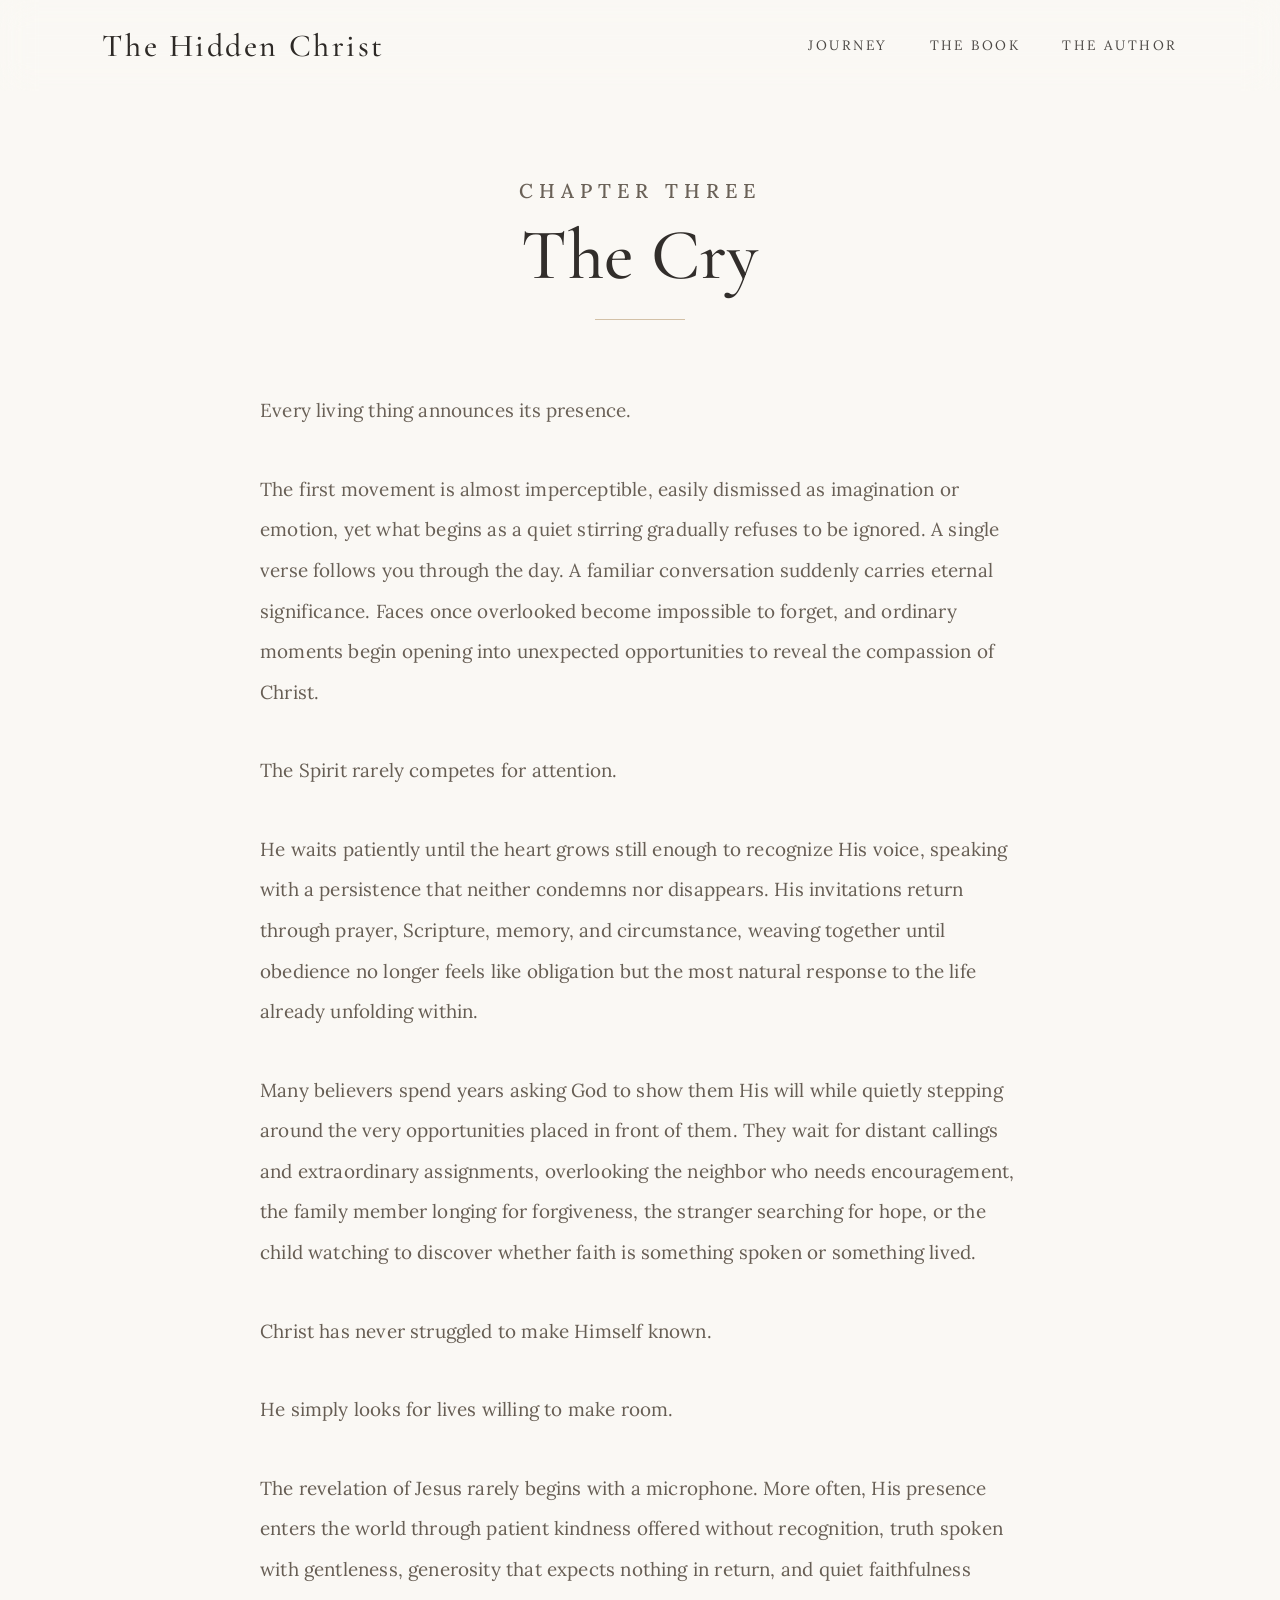
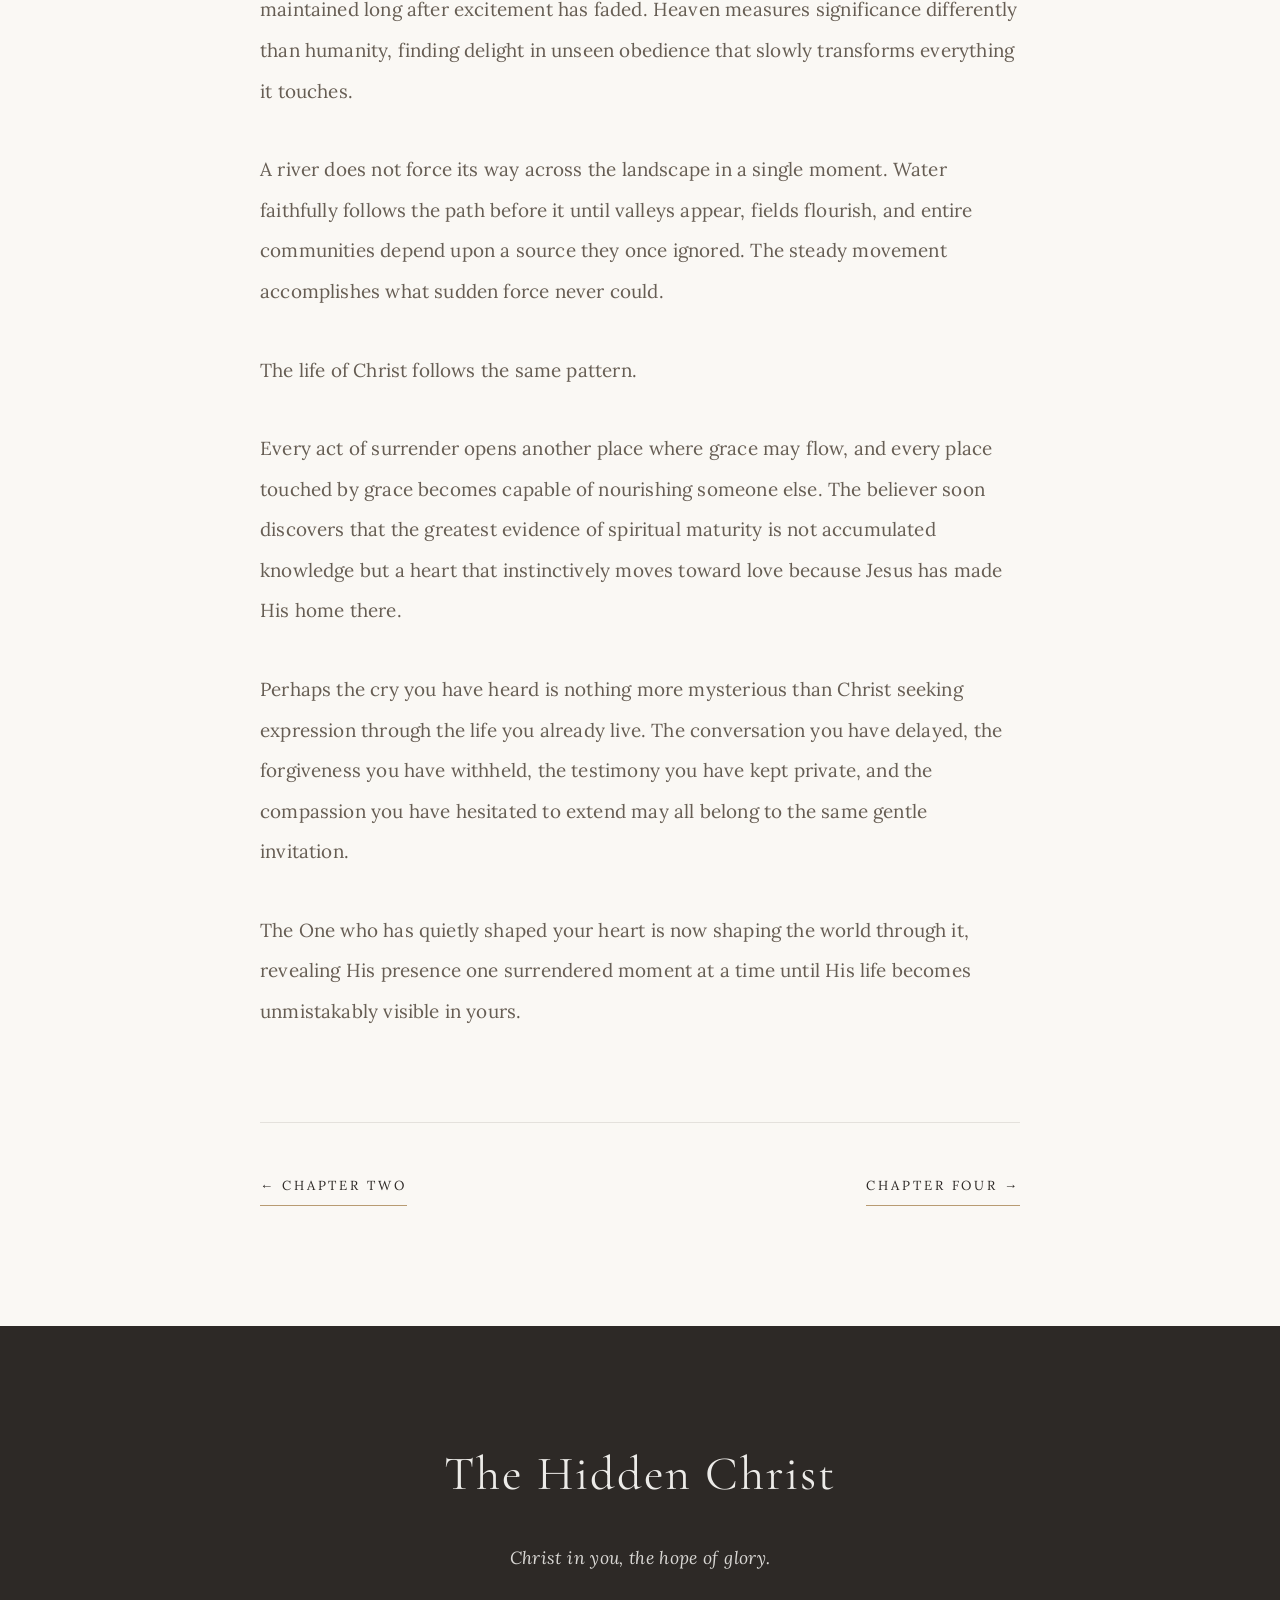
<file: chapters/cry.html>
<!DOCTYPE html>

<html lang="en">

<head>

<meta charset="UTF-8">

<meta
name="viewport"
content="width=device-width, initial-scale=1.0">

<title>

The Cry | The Hidden Christ | Bradley Hobbs

</title>

<meta
name="description"
content="Read Chapter Three of The Hidden Christ by Bradley Hobbs and discover how Christ reveals Himself through everyday surrender and faithful obedience.">

<meta
name="author"
content="Bradley Hobbs">

<meta
name="theme-color"
content="#2d2926">

<meta
name="robots"
content="index,follow">

<link
rel="canonical"
href="https://brad-hobbswd.github.io/the-hidden-christ/chapters/cry.html">

<link
rel="preconnect"
href="https://fonts.googleapis.com">

<link
rel="preconnect"
href="https://fonts.gstatic.com"
crossorigin>

<link
href="https://fonts.googleapis.com/css2?family=Cormorant+Garamond:wght@400;500;600;700&family=Lora:wght@400;500&display=swap"
rel="stylesheet">

<link
rel="stylesheet"
href="../styles.css">

<link
rel="icon"
type="image/png"
href="../images/favicon.png">

<style>

.chapter-page{

max-width:820px;

margin:auto;

padding:
180px 30px
120px;

}

.chapter-page h1{

text-align:center;

margin-bottom:14px;

font-size:clamp(1rem,2vw,1.25rem);

letter-spacing:.3em;

text-transform:uppercase;

color:var(--stone);

font-family:"Lora",serif;

font-weight:500;

}

.chapter-page h2{

text-align:center;

margin-bottom:24px;

font-size:clamp(3rem,6vw,4.5rem);

}

.chapter-divider{

width:90px;

height:1px;

background:var(--sand);

margin:0 auto 70px;

opacity:.6;

}

.chapter-page p{

margin-bottom:38px;

color:var(--stone);

font-size:1.18rem;

line-height:2.15;

}

.chapter-navigation{

display:flex;

justify-content:space-between;

align-items:center;

gap:30px;

margin-top:90px;

padding-top:50px;

border-top:1px solid rgba(102,93,83,.15);

}

.chapter-navigation a{

font-size:.82rem;

letter-spacing:.22em;

text-transform:uppercase;

padding-bottom:6px;

border-bottom:1px solid var(--sand);

transition:var(--transition);

}

.chapter-navigation a:hover{

letter-spacing:.26em;

}

@media(max-width:700px){

.chapter-page{

padding:
140px 24px
90px;

}

.chapter-page p{

font-size:1.05rem;

}

.chapter-navigation{

flex-direction:column;

}

}

</style>

</head>

<body>

<header
class="site-header">

<nav
class="navigation">

<a
href="../index.html"
class="logo">

The Hidden Christ

</a>

<div
class="navigation-links">

<a
href="../index.html#journey">

Journey

</a>

<a
href="../index.html#book">

The Book

</a>

<a
href="../index.html#author">

The Author

</a>

</div>

</nav>

</header>

<main>

<article
class="chapter-page">

<h1>

Chapter Three

</h1>

<h2>

The Cry

</h2>

<div
class="chapter-divider">

</div>

<p>

Every living thing announces its presence.

</p>

<p>

The first movement is almost imperceptible, easily dismissed as imagination or emotion, yet what begins as a quiet stirring gradually refuses to be ignored. A single verse follows you through the day. A familiar conversation suddenly carries eternal significance. Faces once overlooked become impossible to forget, and ordinary moments begin opening into unexpected opportunities to reveal the compassion of Christ.

</p>

<p>

The Spirit rarely competes for attention.

</p>

<p>

He waits patiently until the heart grows still enough to recognize His voice, speaking with a persistence that neither condemns nor disappears. His invitations return through prayer, Scripture, memory, and circumstance, weaving together until obedience no longer feels like obligation but the most natural response to the life already unfolding within.

</p>

<p>

Many believers spend years asking God to show them His will while quietly stepping around the very opportunities placed in front of them. They wait for distant callings and extraordinary assignments, overlooking the neighbor who needs encouragement, the family member longing for forgiveness, the stranger searching for hope, or the child watching to discover whether faith is something spoken or something lived.

</p>

<p>

Christ has never struggled to make Himself known.

</p>

<p>

He simply looks for lives willing to make room.

</p>

<p>

The revelation of Jesus rarely begins with a microphone. More often, His presence enters the world through patient kindness offered without recognition, truth spoken with gentleness, generosity that expects nothing in return, and quiet faithfulness maintained long after excitement has faded. Heaven measures significance differently than humanity, finding delight in unseen obedience that slowly transforms everything it touches.

</p>

<p>

A river does not force its way across the landscape in a single moment. Water faithfully follows the path before it until valleys appear, fields flourish, and entire communities depend upon a source they once ignored. The steady movement accomplishes what sudden force never could.

</p>

<p>

The life of Christ follows the same pattern.

</p>

<p>

Every act of surrender opens another place where grace may flow, and every place touched by grace becomes capable of nourishing someone else. The believer soon discovers that the greatest evidence of spiritual maturity is not accumulated knowledge but a heart that instinctively moves toward love because Jesus has made His home there.

</p>

<p>

Perhaps the cry you have heard is nothing more mysterious than Christ seeking expression through the life you already live. The conversation you have delayed, the forgiveness you have withheld, the testimony you have kept private, and the compassion you have hesitated to extend may all belong to the same gentle invitation.

</p>

<p>

The One who has quietly shaped your heart is now shaping the world through it, revealing His presence one surrendered moment at a time until His life becomes unmistakably visible in yours.

</p>

<nav
class="chapter-navigation">

<a
href="weight.html">

← Chapter Two

</a>

<a
href="revealed.html">

Chapter Four →

</a>

</nav>

</article>

</main>

<footer>

<p>

The Hidden Christ

</p>

<span>

Christ in you, the hope of glory.

</span>

</footer>

<script
src="../script.js">

</script>

</body>

</html>
</file>
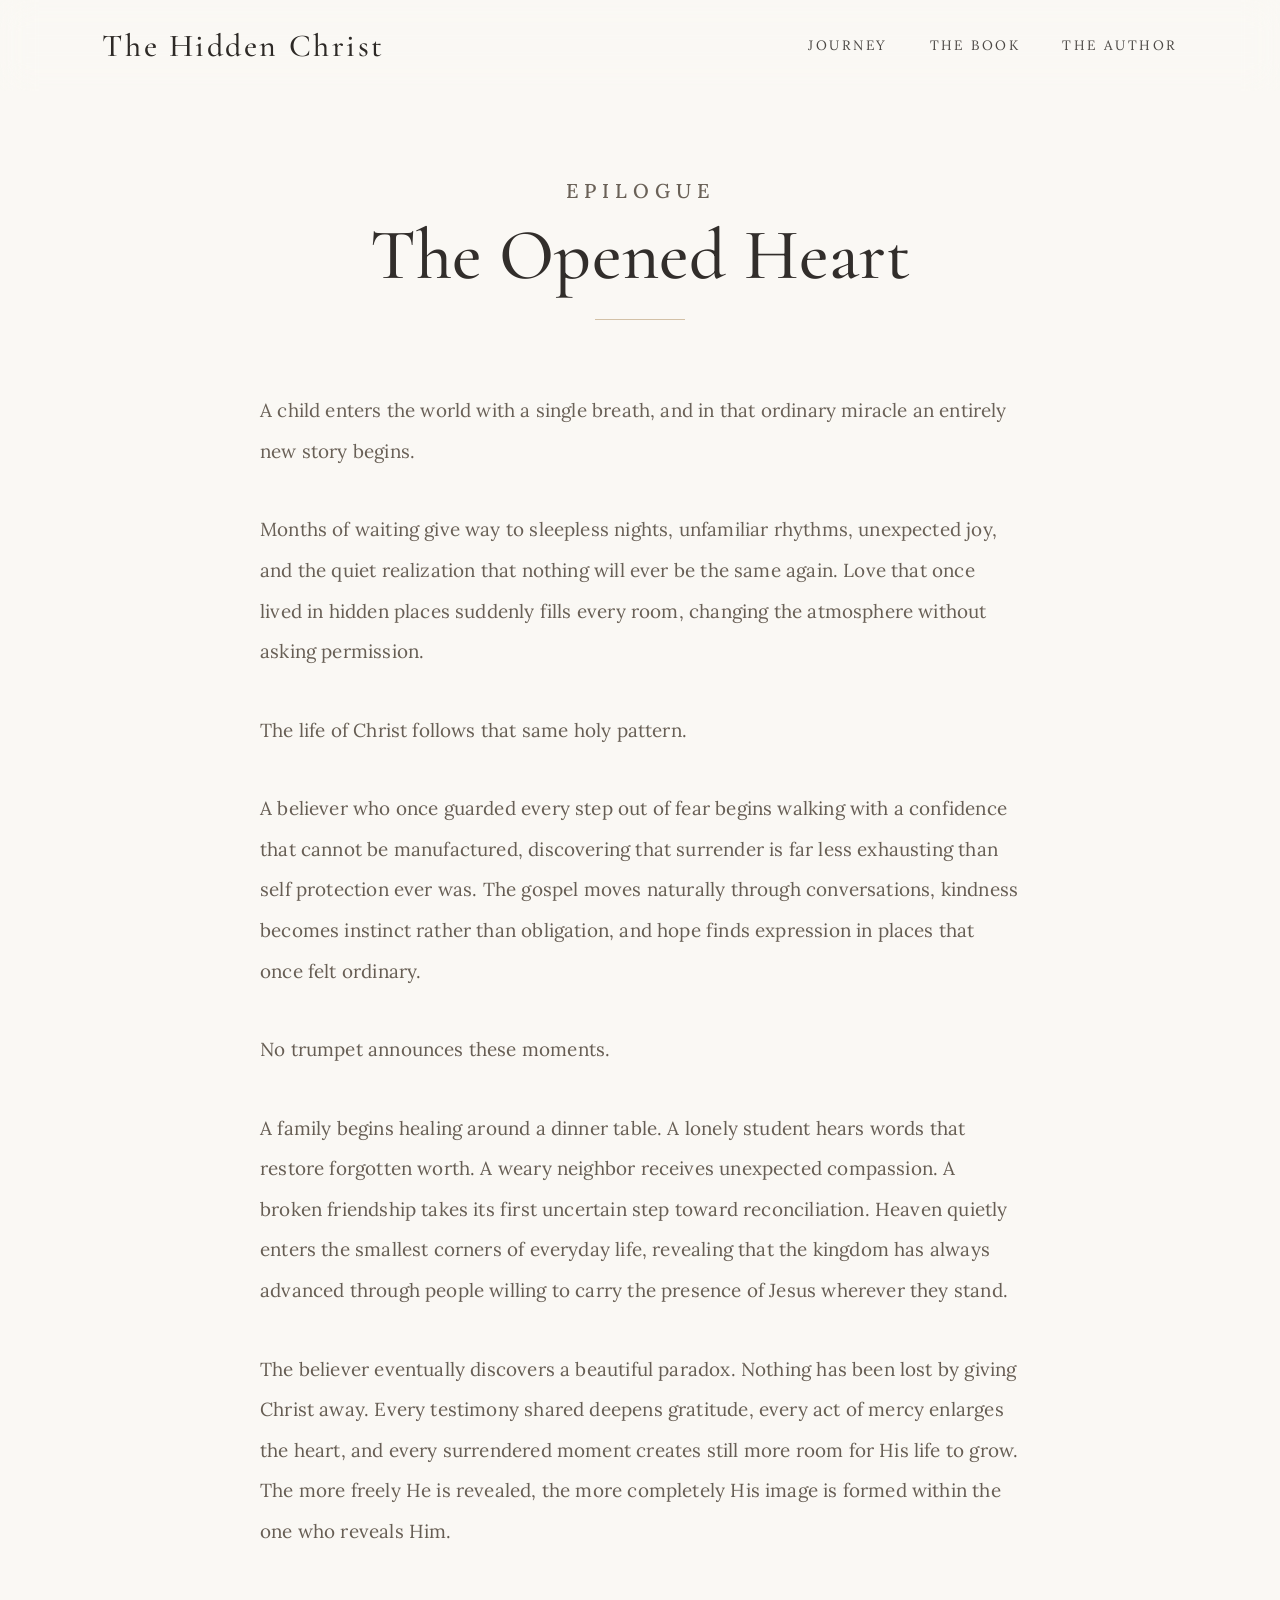
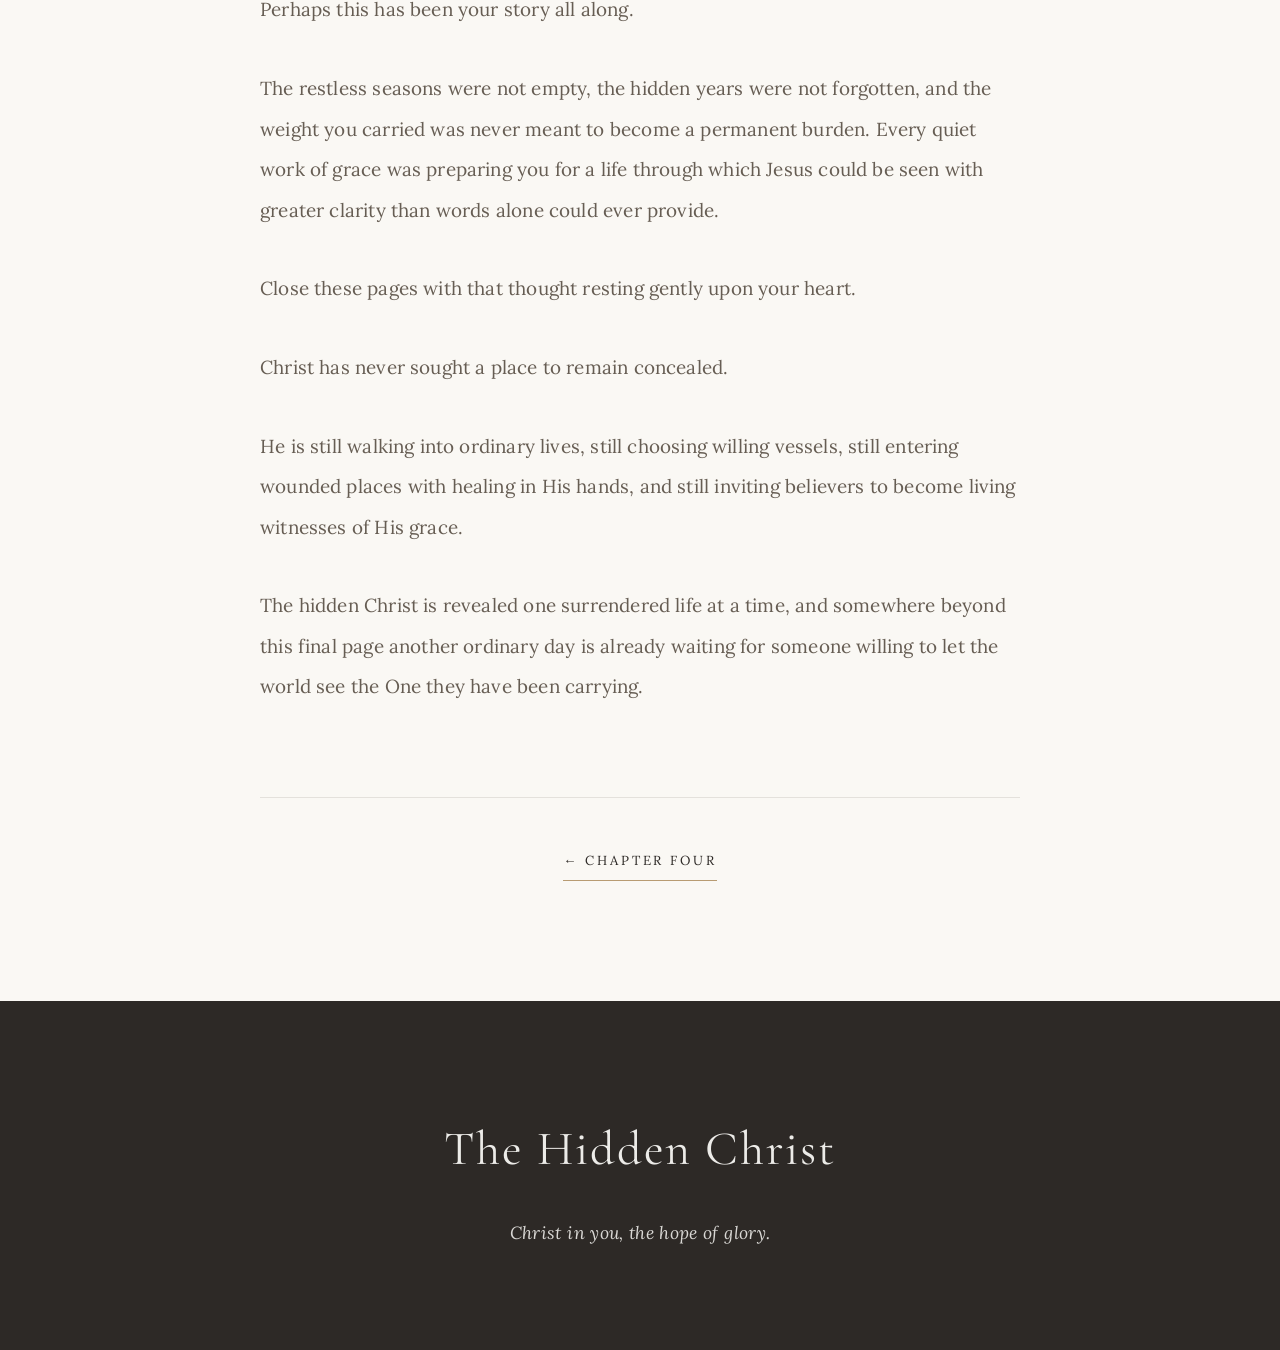
<file: chapters/epilogue.html>
<!DOCTYPE html>

<html lang="en">

<head>

<meta charset="UTF-8">

<meta
name="viewport"
content="width=device-width, initial-scale=1.0">

<title>

The Opened Heart | The Hidden Christ | Bradley Hobbs

</title>

<meta
name="description"
content="Read the Epilogue of The Hidden Christ by Bradley Hobbs and discover the beauty of a life that reveals Jesus through everyday surrender.">

<meta
name="author"
content="Bradley Hobbs">

<meta
name="theme-color"
content="#2d2926">

<meta
name="robots"
content="index,follow">

<link
rel="canonical"
href="https://brad-hobbswd.github.io/the-hidden-christ/chapters/opened-heart.html">

<link
rel="preconnect"
href="https://fonts.googleapis.com">

<link
rel="preconnect"
href="https://fonts.gstatic.com"
crossorigin>

<link
href="https://fonts.googleapis.com/css2?family=Cormorant+Garamond:wght@400;500;600;700&family=Lora:wght@400;500&display=swap"
rel="stylesheet">

<link
rel="stylesheet"
href="../styles.css">

<link
rel="icon"
type="image/png"
href="../images/favicon.png">

<style>

.chapter-page{

max-width:820px;

margin:auto;

padding:
180px 30px
120px;

}

.chapter-page h1{

text-align:center;

margin-bottom:14px;

font-size:clamp(1rem,2vw,1.25rem);

letter-spacing:.3em;

text-transform:uppercase;

color:var(--stone);

font-family:"Lora",serif;

font-weight:500;

}

.chapter-page h2{

text-align:center;

margin-bottom:24px;

font-size:clamp(3rem,6vw,4.5rem);

}

.chapter-divider{

width:90px;

height:1px;

background:var(--sand);

margin:0 auto 70px;

opacity:.6;

}

.chapter-page p{

margin-bottom:38px;

color:var(--stone);

font-size:1.18rem;

line-height:2.15;

}

.chapter-navigation{

display:flex;

justify-content:center;

align-items:center;

margin-top:90px;

padding-top:50px;

border-top:1px solid rgba(102,93,83,.15);

}

.chapter-navigation a{

font-size:.82rem;

letter-spacing:.22em;

text-transform:uppercase;

padding-bottom:6px;

border-bottom:1px solid var(--sand);

transition:var(--transition);

}

.chapter-navigation a:hover{

letter-spacing:.26em;

}

@media(max-width:700px){

.chapter-page{

padding:
140px 24px
90px;

}

.chapter-page p{

font-size:1.05rem;

}

}

</style>

</head>

<body>

<header
class="site-header">

<nav
class="navigation">

<a
href="../index.html"
class="logo">

The Hidden Christ

</a>

<div
class="navigation-links">

<a
href="../index.html#journey">

Journey

</a>

<a
href="../index.html#book">

The Book

</a>

<a
href="../index.html#author">

The Author

</a>

</div>

</nav>

</header>

<main>

<article
class="chapter-page">

<h1>

Epilogue

</h1>

<h2>

The Opened Heart

</h2>

<div
class="chapter-divider">

</div>

<p>

A child enters the world with a single breath, and in that ordinary miracle an entirely new story begins.

</p>

<p>

Months of waiting give way to sleepless nights, unfamiliar rhythms, unexpected joy, and the quiet realization that nothing will ever be the same again. Love that once lived in hidden places suddenly fills every room, changing the atmosphere without asking permission.

</p>

<p>

The life of Christ follows that same holy pattern.

</p>

<p>

A believer who once guarded every step out of fear begins walking with a confidence that cannot be manufactured, discovering that surrender is far less exhausting than self protection ever was. The gospel moves naturally through conversations, kindness becomes instinct rather than obligation, and hope finds expression in places that once felt ordinary.

</p>

<p>

No trumpet announces these moments.

</p>

<p>

A family begins healing around a dinner table. A lonely student hears words that restore forgotten worth. A weary neighbor receives unexpected compassion. A broken friendship takes its first uncertain step toward reconciliation. Heaven quietly enters the smallest corners of everyday life, revealing that the kingdom has always advanced through people willing to carry the presence of Jesus wherever they stand.

</p>

<p>

The believer eventually discovers a beautiful paradox. Nothing has been lost by giving Christ away. Every testimony shared deepens gratitude, every act of mercy enlarges the heart, and every surrendered moment creates still more room for His life to grow. The more freely He is revealed, the more completely His image is formed within the one who reveals Him.

</p>

<p>

Perhaps this has been your story all along.

</p>

<p>

The restless seasons were not empty, the hidden years were not forgotten, and the weight you carried was never meant to become a permanent burden. Every quiet work of grace was preparing you for a life through which Jesus could be seen with greater clarity than words alone could ever provide.

</p>

<p>

Close these pages with that thought resting gently upon your heart.

</p>

<p>

Christ has never sought a place to remain concealed.

</p>

<p>

He is still walking into ordinary lives, still choosing willing vessels, still entering wounded places with healing in His hands, and still inviting believers to become living witnesses of His grace.

</p>

<p>

The hidden Christ is revealed one surrendered life at a time, and somewhere beyond this final page another ordinary day is already waiting for someone willing to let the world see the One they have been carrying.

</p>

<nav
class="chapter-navigation">

<a
href="revealed.html">

← Chapter Four

</a>

</nav>

</article>

</main>

<footer>

<p>

The Hidden Christ

</p>

<span>

Christ in you, the hope of glory.

</span>

</footer>

<script
src="../script.js">

</script>

</body>

</html>
</file>
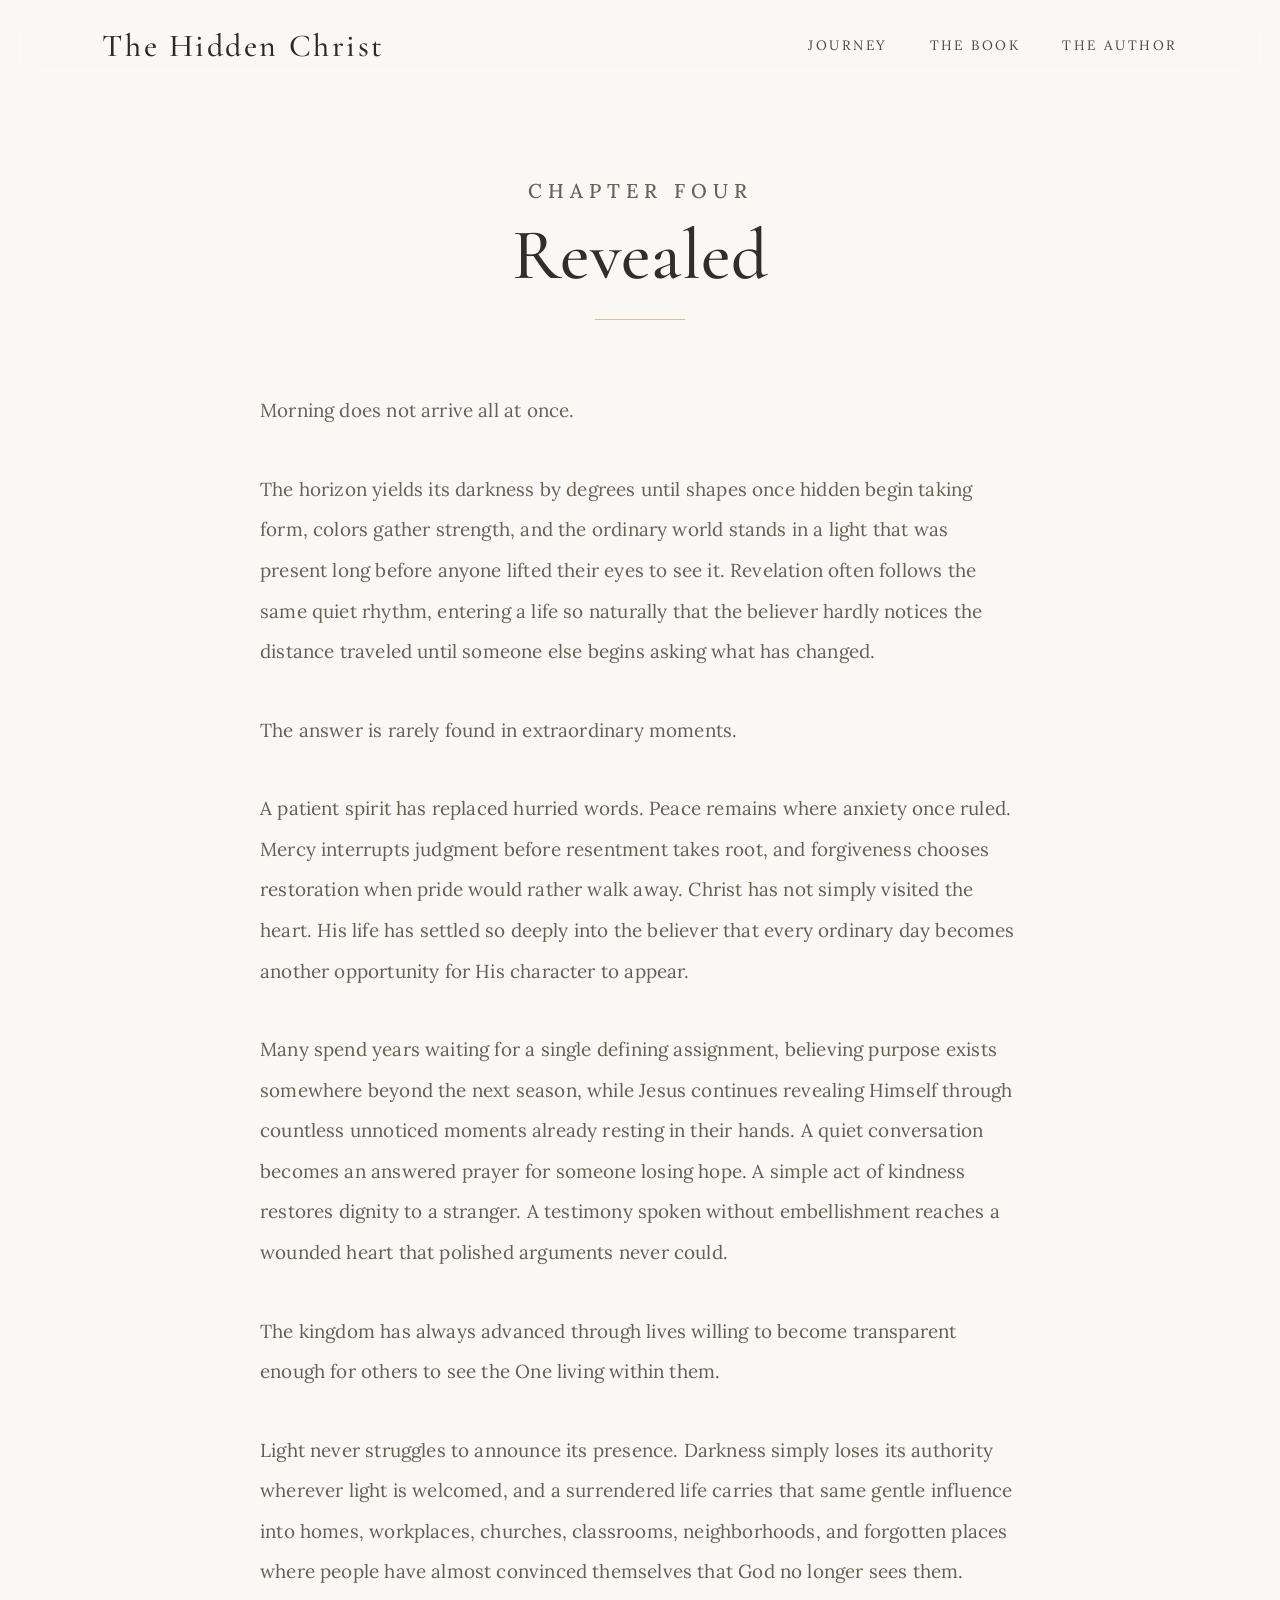
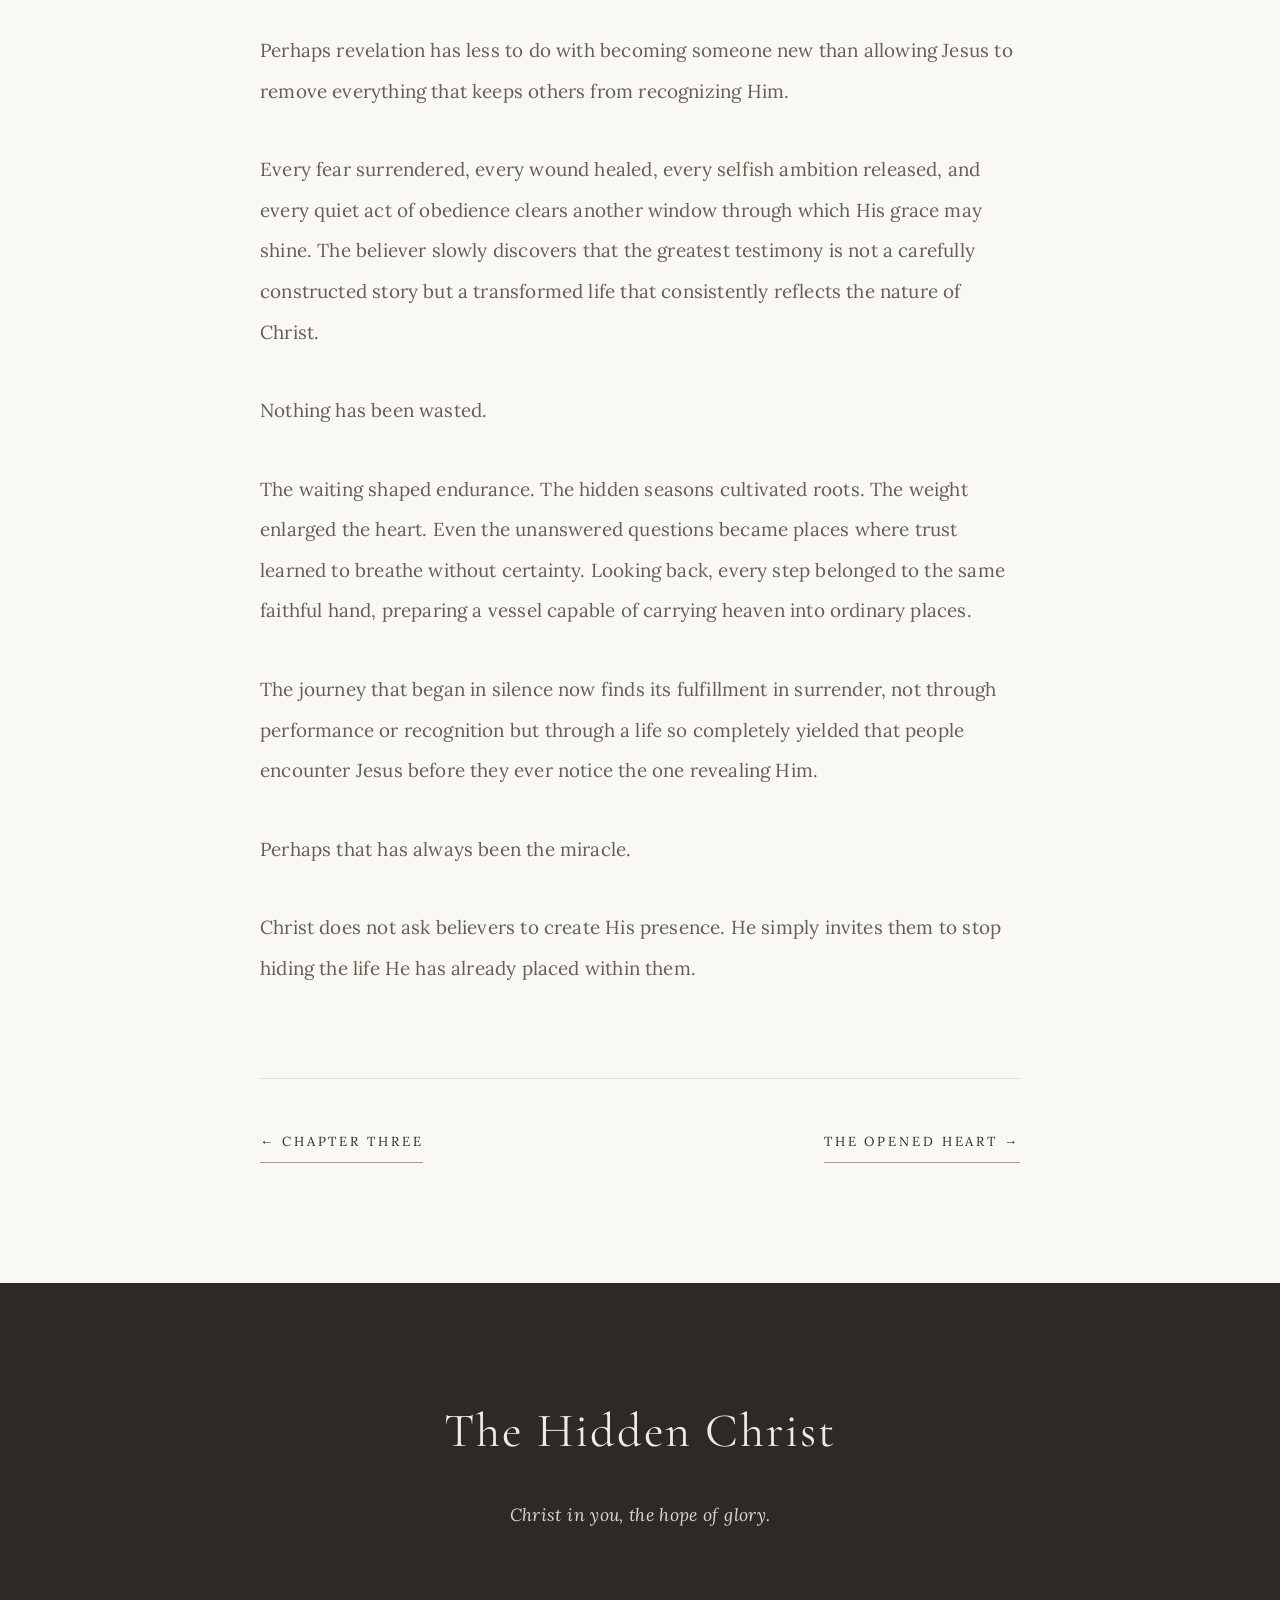
<file: chapters/revealed.html>
<!DOCTYPE html>

<html lang="en">

<head>

<meta charset="UTF-8">

<meta
name="viewport"
content="width=device-width, initial-scale=1.0">

<title>

Revealed | The Hidden Christ | Bradley Hobbs

</title>

<meta
name="description"
content="Read Chapter Four of The Hidden Christ by Bradley Hobbs and discover the quiet revelation of Christ through a life fully surrendered to Him.">

<meta
name="author"
content="Bradley Hobbs">

<meta
name="theme-color"
content="#2d2926">

<meta
name="robots"
content="index,follow">

<link
rel="canonical"
href="https://brad-hobbswd.github.io/the-hidden-christ/chapters/revealed.html">

<link
rel="preconnect"
href="https://fonts.googleapis.com">

<link
rel="preconnect"
href="https://fonts.gstatic.com"
crossorigin>

<link
href="https://fonts.googleapis.com/css2?family=Cormorant+Garamond:wght@400;500;600;700&family=Lora:wght@400;500&display=swap"
rel="stylesheet">

<link
rel="stylesheet"
href="../styles.css">

<link
rel="icon"
type="image/png"
href="../images/favicon.png">

<style>

.chapter-page{

max-width:820px;

margin:auto;

padding:
180px 30px
120px;

}

.chapter-page h1{

text-align:center;

margin-bottom:14px;

font-size:clamp(1rem,2vw,1.25rem);

letter-spacing:.3em;

text-transform:uppercase;

color:var(--stone);

font-family:"Lora",serif;

font-weight:500;

}

.chapter-page h2{

text-align:center;

margin-bottom:24px;

font-size:clamp(3rem,6vw,4.5rem);

}

.chapter-divider{

width:90px;

height:1px;

background:var(--sand);

margin:0 auto 70px;

opacity:.6;

}

.chapter-page p{

margin-bottom:38px;

color:var(--stone);

font-size:1.18rem;

line-height:2.15;

}

.chapter-navigation{

display:flex;

justify-content:space-between;

align-items:center;

gap:30px;

margin-top:90px;

padding-top:50px;

border-top:1px solid rgba(102,93,83,.15);

}

.chapter-navigation a{

font-size:.82rem;

letter-spacing:.22em;

text-transform:uppercase;

padding-bottom:6px;

border-bottom:1px solid var(--sand);

transition:var(--transition);

}

.chapter-navigation a:hover{

letter-spacing:.26em;

}

@media(max-width:700px){

.chapter-page{

padding:
140px 24px
90px;

}

.chapter-page p{

font-size:1.05rem;

}

.chapter-navigation{

flex-direction:column;

}

}

</style>

</head>

<body>

<header
class="site-header">

<nav
class="navigation">

<a
href="../index.html"
class="logo">

The Hidden Christ

</a>

<div
class="navigation-links">

<a
href="../index.html#journey">

Journey

</a>

<a
href="../index.html#book">

The Book

</a>

<a
href="../index.html#author">

The Author

</a>

</div>

</nav>

</header>

<main>

<article
class="chapter-page">

<h1>

Chapter Four

</h1>

<h2>

Revealed

</h2>

<div
class="chapter-divider">

</div>

<p>

Morning does not arrive all at once.

</p>

<p>

The horizon yields its darkness by degrees until shapes once hidden begin taking form, colors gather strength, and the ordinary world stands in a light that was present long before anyone lifted their eyes to see it. Revelation often follows the same quiet rhythm, entering a life so naturally that the believer hardly notices the distance traveled until someone else begins asking what has changed.

</p>

<p>

The answer is rarely found in extraordinary moments.

</p>

<p>

A patient spirit has replaced hurried words. Peace remains where anxiety once ruled. Mercy interrupts judgment before resentment takes root, and forgiveness chooses restoration when pride would rather walk away. Christ has not simply visited the heart. His life has settled so deeply into the believer that every ordinary day becomes another opportunity for His character to appear.

</p>

<p>

Many spend years waiting for a single defining assignment, believing purpose exists somewhere beyond the next season, while Jesus continues revealing Himself through countless unnoticed moments already resting in their hands. A quiet conversation becomes an answered prayer for someone losing hope. A simple act of kindness restores dignity to a stranger. A testimony spoken without embellishment reaches a wounded heart that polished arguments never could.

</p>

<p>

The kingdom has always advanced through lives willing to become transparent enough for others to see the One living within them.

</p>

<p>

Light never struggles to announce its presence. Darkness simply loses its authority wherever light is welcomed, and a surrendered life carries that same gentle influence into homes, workplaces, churches, classrooms, neighborhoods, and forgotten places where people have almost convinced themselves that God no longer sees them.

</p>

<p>

Perhaps revelation has less to do with becoming someone new than allowing Jesus to remove everything that keeps others from recognizing Him.

</p>

<p>

Every fear surrendered, every wound healed, every selfish ambition released, and every quiet act of obedience clears another window through which His grace may shine. The believer slowly discovers that the greatest testimony is not a carefully constructed story but a transformed life that consistently reflects the nature of Christ.

</p>

<p>

Nothing has been wasted.

</p>

<p>

The waiting shaped endurance. The hidden seasons cultivated roots. The weight enlarged the heart. Even the unanswered questions became places where trust learned to breathe without certainty. Looking back, every step belonged to the same faithful hand, preparing a vessel capable of carrying heaven into ordinary places.

</p>

<p>

The journey that began in silence now finds its fulfillment in surrender, not through performance or recognition but through a life so completely yielded that people encounter Jesus before they ever notice the one revealing Him.

</p>

<p>

Perhaps that has always been the miracle.

</p>

<p>

Christ does not ask believers to create His presence. He simply invites them to stop hiding the life He has already placed within them.

</p>

<nav
class="chapter-navigation">

<a
href="cry.html">

← Chapter Three

</a>

<a
href="opened-heart.html">

The Opened Heart →

</a>

</nav>

</article>

</main>

<footer>

<p>

The Hidden Christ

</p>

<span>

Christ in you, the hope of glory.

</span>

</footer>

<script
src="../script.js">

</script>

</body>

</html>
</file>
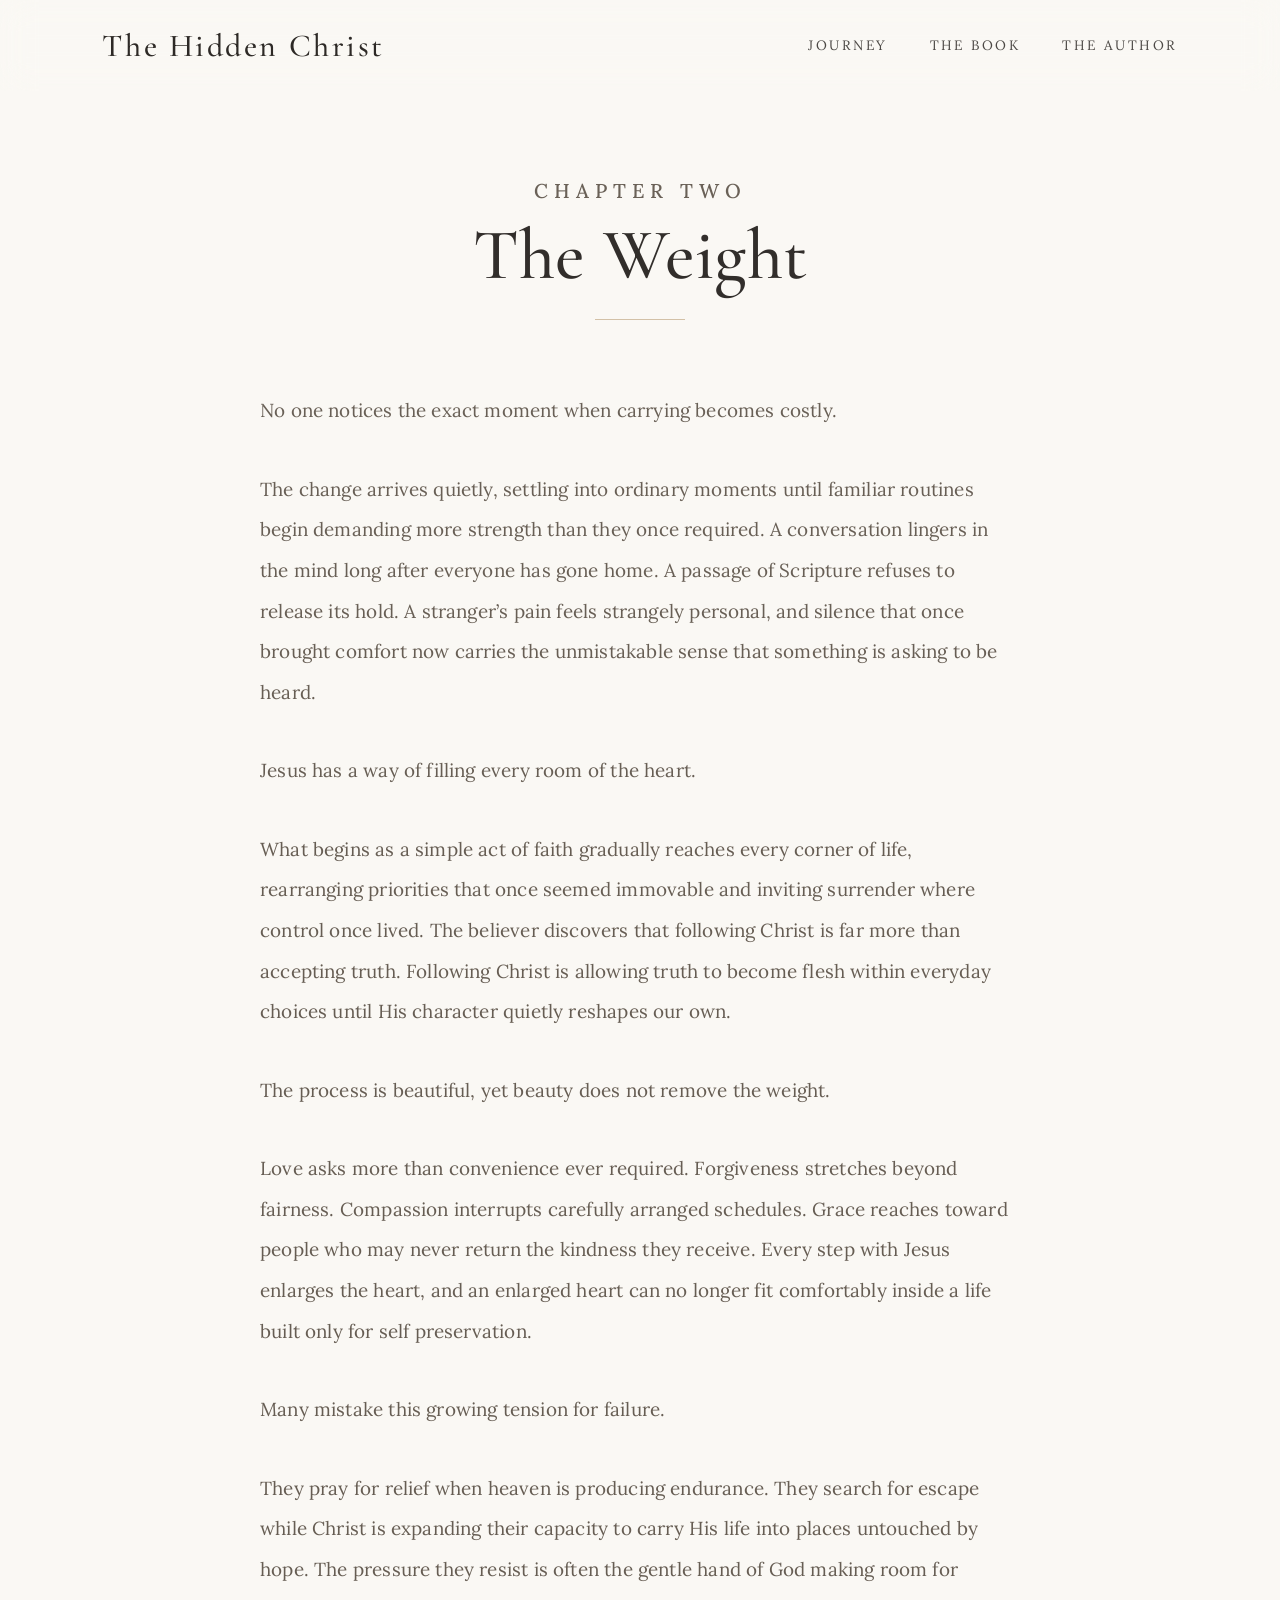
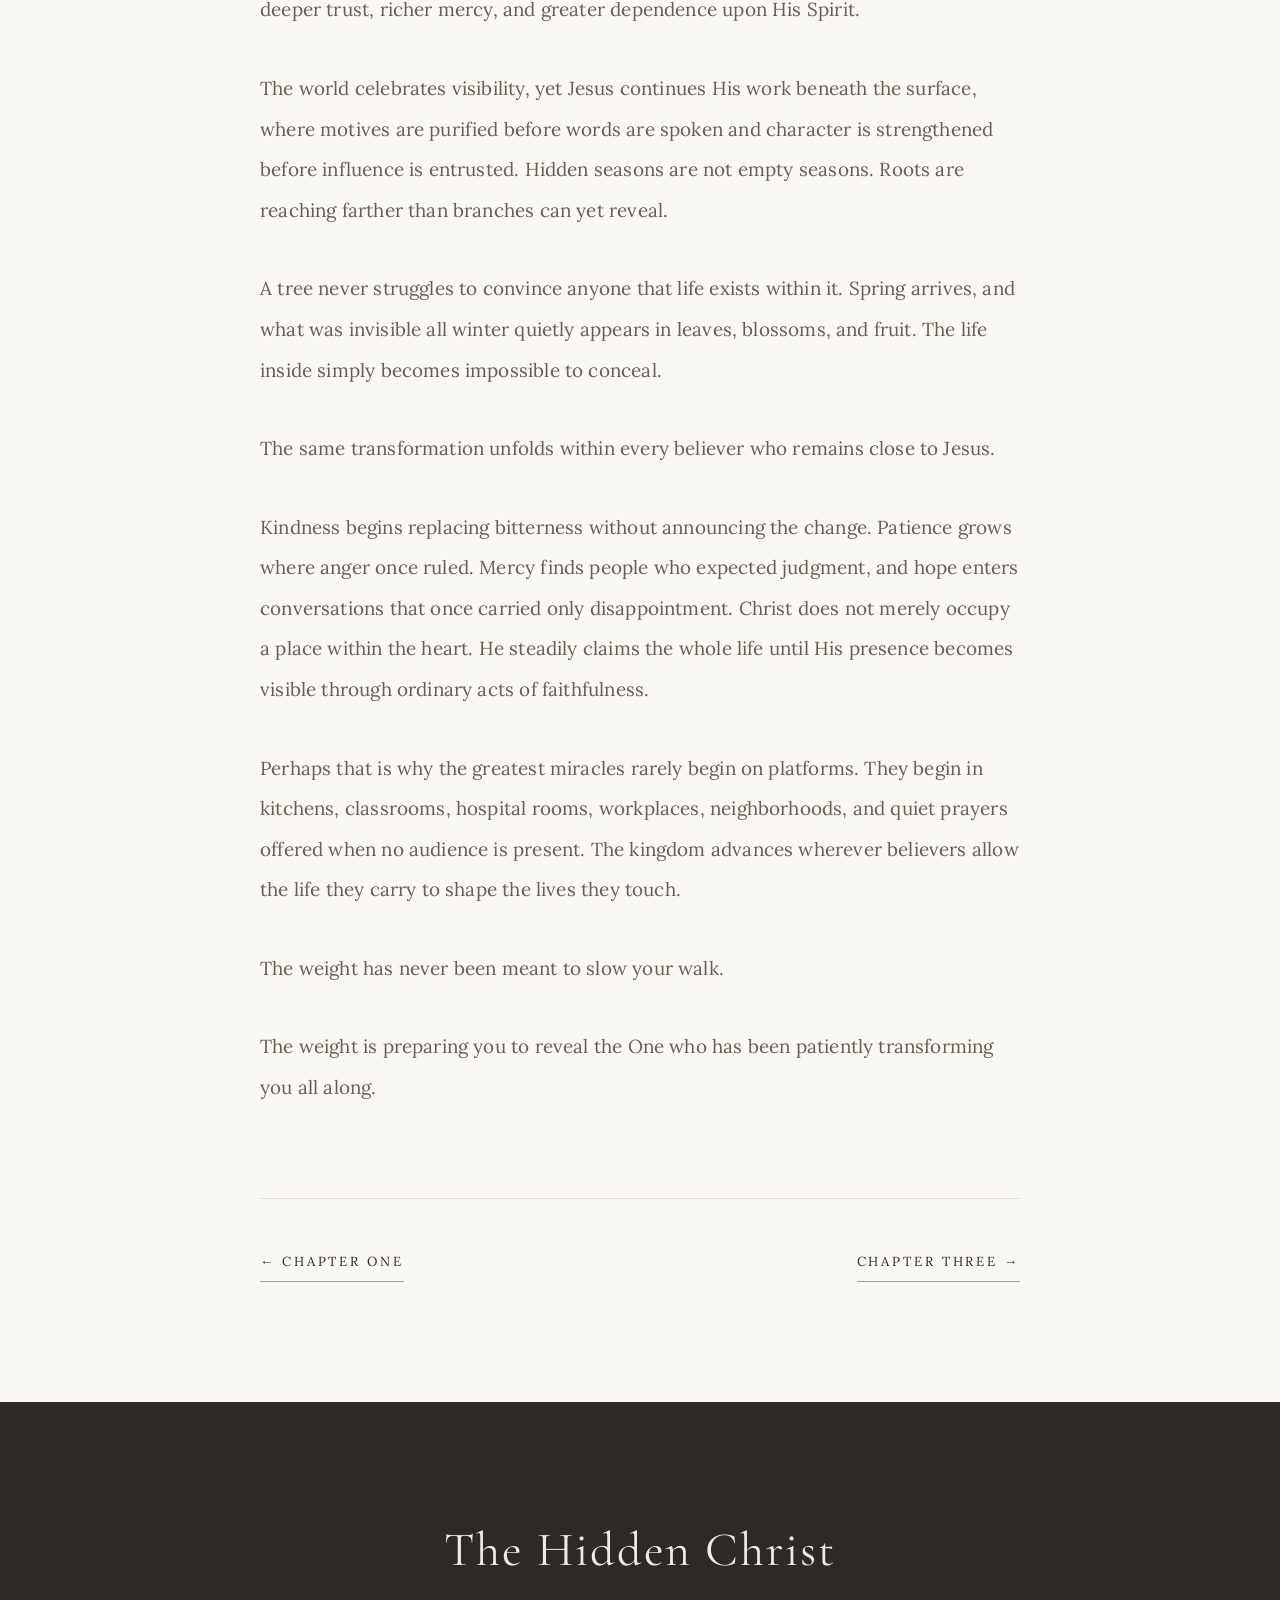
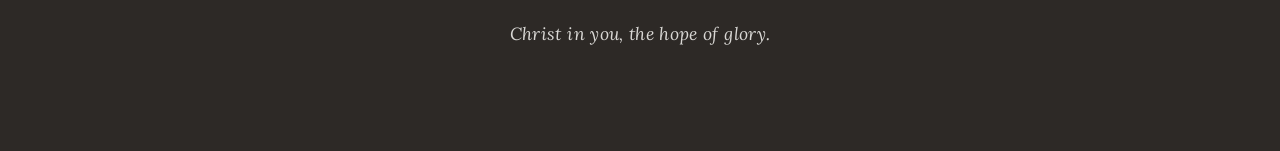
<file: chapters/weight.html>
<!DOCTYPE html>

<html lang="en">

<head>

<meta charset="UTF-8">

<meta
name="viewport"
content="width=device-width, initial-scale=1.0">

<title>

The Weight | The Hidden Christ | Bradley Hobbs

</title>

<meta
name="description"
content="Read Chapter Two of The Hidden Christ by Bradley Hobbs and discover how Christ forms His life within surrendered hearts through the sacred weight of grace.">

<meta
name="author"
content="Bradley Hobbs">

<meta
name="theme-color"
content="#2d2926">

<meta
name="robots"
content="index,follow">

<link
rel="canonical"
href="https://brad-hobbswd.github.io/the-hidden-christ/chapters/weight.html">

<link
rel="preconnect"
href="https://fonts.googleapis.com">

<link
rel="preconnect"
href="https://fonts.gstatic.com"
crossorigin>

<link
href="https://fonts.googleapis.com/css2?family=Cormorant+Garamond:wght@400;500;600;700&family=Lora:wght@400;500&display=swap"
rel="stylesheet">

<link
rel="stylesheet"
href="../styles.css">

<link
rel="icon"
type="image/png"
href="../images/favicon.png">

<style>

.chapter-page{

max-width:820px;

margin:auto;

padding:
180px 30px
120px;

}

.chapter-page h1{

text-align:center;

margin-bottom:14px;

font-size:clamp(1rem,2vw,1.25rem);

letter-spacing:.3em;

text-transform:uppercase;

color:var(--stone);

font-family:"Lora",serif;

font-weight:500;

}

.chapter-page h2{

text-align:center;

margin-bottom:24px;

font-size:clamp(3rem,6vw,4.5rem);

}

.chapter-divider{

width:90px;

height:1px;

background:var(--sand);

margin:0 auto 70px;

opacity:.6;

}

.chapter-page p{

margin-bottom:38px;

color:var(--stone);

font-size:1.18rem;

line-height:2.15;

}

.chapter-navigation{

display:flex;

justify-content:space-between;

align-items:center;

gap:30px;

margin-top:90px;

padding-top:50px;

border-top:1px solid rgba(102,93,83,.15);

}

.chapter-navigation a{

font-size:.82rem;

letter-spacing:.22em;

text-transform:uppercase;

padding-bottom:6px;

border-bottom:1px solid var(--sand);

transition:var(--transition);

}

.chapter-navigation a:hover{

letter-spacing:.26em;

}

@media(max-width:700px){

.chapter-page{

padding:
140px 24px
90px;

}

.chapter-page p{

font-size:1.05rem;

}

.chapter-navigation{

flex-direction:column;

}

}

</style>

</head>

<body>

<header
class="site-header">

<nav
class="navigation">

<a
href="../index.html"
class="logo">

The Hidden Christ

</a>

<div
class="navigation-links">

<a
href="../index.html#journey">

Journey

</a>

<a
href="../index.html#book">

The Book

</a>

<a
href="../index.html#author">

The Author

</a>

</div>

</nav>

</header>

<main>

<article
class="chapter-page">

<h1>

Chapter Two

</h1>

<h2>

The Weight

</h2>

<div
class="chapter-divider">

</div>

<p>

No one notices the exact moment when carrying becomes costly.

</p>

<p>

The change arrives quietly, settling into ordinary moments until familiar routines begin demanding more strength than they once required. A conversation lingers in the mind long after everyone has gone home. A passage of Scripture refuses to release its hold. A stranger’s pain feels strangely personal, and silence that once brought comfort now carries the unmistakable sense that something is asking to be heard.

</p>

<p>

Jesus has a way of filling every room of the heart.

</p>

<p>

What begins as a simple act of faith gradually reaches every corner of life, rearranging priorities that once seemed immovable and inviting surrender where control once lived. The believer discovers that following Christ is far more than accepting truth. Following Christ is allowing truth to become flesh within everyday choices until His character quietly reshapes our own.

</p>

<p>

The process is beautiful, yet beauty does not remove the weight.

</p>

<p>

Love asks more than convenience ever required. Forgiveness stretches beyond fairness. Compassion interrupts carefully arranged schedules. Grace reaches toward people who may never return the kindness they receive. Every step with Jesus enlarges the heart, and an enlarged heart can no longer fit comfortably inside a life built only for self preservation.

</p>

<p>

Many mistake this growing tension for failure.

</p>

<p>

They pray for relief when heaven is producing endurance. They search for escape while Christ is expanding their capacity to carry His life into places untouched by hope. The pressure they resist is often the gentle hand of God making room for deeper trust, richer mercy, and greater dependence upon His Spirit.

</p>

<p>

The world celebrates visibility, yet Jesus continues His work beneath the surface, where motives are purified before words are spoken and character is strengthened before influence is entrusted. Hidden seasons are not empty seasons. Roots are reaching farther than branches can yet reveal.

</p>

<p>

A tree never struggles to convince anyone that life exists within it. Spring arrives, and what was invisible all winter quietly appears in leaves, blossoms, and fruit. The life inside simply becomes impossible to conceal.

</p>

<p>

The same transformation unfolds within every believer who remains close to Jesus.

</p>

<p>

Kindness begins replacing bitterness without announcing the change. Patience grows where anger once ruled. Mercy finds people who expected judgment, and hope enters conversations that once carried only disappointment. Christ does not merely occupy a place within the heart. He steadily claims the whole life until His presence becomes visible through ordinary acts of faithfulness.

</p>

<p>

Perhaps that is why the greatest miracles rarely begin on platforms. They begin in kitchens, classrooms, hospital rooms, workplaces, neighborhoods, and quiet prayers offered when no audience is present. The kingdom advances wherever believers allow the life they carry to shape the lives they touch.

</p>

<p>

The weight has never been meant to slow your walk.

</p>

<p>

The weight is preparing you to reveal the One who has been patiently transforming you all along.

</p>

<nav
class="chapter-navigation">

<a
href="conceived.html">

← Chapter One

</a>

<a
href="cry.html">

Chapter Three →

</a>

</nav>

</article>

</main>

<footer>

<p>

The Hidden Christ

</p>

<span>

Christ in you, the hope of glory.

</span>

</footer>

<script
src="../script.js">

</script>

</body>

</html>
</file>
<file: styles.css>
/*==================================================

THE HIDDEN CHRIST
Bradley Hobbs

PART 1
Foundation • Reset • Typography • Navigation • Hero

==================================================*/


/*==================================================

ROOT

==================================================*/

:root{

--earth:#2d2926;
--stone:#665d53;
--sand:#b89b72;
--linen:#f3efe7;
--ivory:#faf8f4;
--white:#ffffff;

--text:#2d2926;
--light:#f7f6f3;

--content-width:760px;
--wide-width:1300px;

--radius:24px;

--transition:.45s ease;

}


/*==================================================

RESET

==================================================*/

*,
*::before,
*::after{

margin:0;
padding:0;
box-sizing:border-box;

}

html{

scroll-behavior:smooth;

}

body{

background:var(--ivory);

color:var(--text);

font-family:"Lora",serif;

font-size:1.125rem;

line-height:2;

letter-spacing:.01em;

overflow-x:hidden;

text-rendering:optimizeLegibility;

-webkit-font-smoothing:antialiased;

-moz-osx-font-smoothing:grayscale;

}

main{

overflow:hidden;

}

img{

display:block;

width:100%;

max-width:100%;

height:auto;

border-radius:var(--radius);

object-fit:cover;

}

a{

color:inherit;

text-decoration:none;

transition:var(--transition);

}

::selection{

background:var(--sand);

color:var(--white);

}


/*==================================================

TYPOGRAPHY

==================================================*/

h1,
h2,
h3,
.logo{

font-family:"Cormorant Garamond",serif;

font-weight:500;

line-height:1.1;

}

h1{

font-size:clamp(2.5rem,7vw,5rem);

letter-spacing:.04em;

}

h2{

font-size:clamp(2rem,5vw,3.5rem);

}

h3{

font-size:clamp(1.8rem,4vw,2.5rem);

}

p{

max-width:var(--content-width);

margin-inline:auto;

}

/*==================================================

HEADER

==================================================*/

.site-header{

position:fixed;

top:0;

left:0;

width:100%;

z-index:1000;

padding:28px 8vw;

background:rgba(250,248,244,.12);

backdrop-filter:blur(16px);

transition:.5s ease;

}

.site-header.scrolled{

background:rgba(250,248,244,.94);

padding:20px 8vw;

}

.navigation{

width:min(100%,1500px);

margin:auto;

display:flex;

justify-content:space-between;

align-items:center;

}

.logo{

font-size:2rem;

letter-spacing:.08em;

}

.navigation-links{

display:flex;

gap:42px;

font-size:.85rem;

letter-spacing:.18em;

text-transform:uppercase;

}

.navigation-links a{

position:relative;

opacity:.85;

}

.navigation-links a:hover{

opacity:1;

}

.navigation-links a::after{

content:"";

position:absolute;

left:0;

bottom:-8px;

width:0;

height:1px;

background:var(--sand);

transition:.45s ease;

}

.navigation-links a:hover::after,

.navigation-links a.active::after{

width:100%;

}


/*==================================================

HERO

==================================================*/

.hero{

min-height:100svh;

display:flex;

justify-content:center;

align-items:center;

position:relative;

background:

url("IMG_0015.jpeg")

center center/

cover

no-repeat;

}

.hero::before{

content:"";

position:absolute;

inset:0;

background:

linear-gradient(

rgba(15,15,15,.28),

rgba(15,15,15,.12),

rgba(243,239,231,.08)

);

}

.hero-overlay{

position:relative;

z-index:2;

text-align:center;

padding:40px;

max-width:900px;

color:var(--light);

}

.hero h1{

margin-bottom:24px;

}

.hero p{

font-size:1.3rem;

margin:auto;

max-width:620px;

margin-bottom:60px;

opacity:.95;

}

.scroll-link{

display:inline-block;

font-size:.9rem;

letter-spacing:.25em;

text-transform:uppercase;

padding-bottom:8px;

border-bottom:1px solid rgba(255,255,255,.45);

animation:floatArrow 3s ease infinite;

}

.scroll-link:hover{

opacity:.75;

}


/*==================================================

GLOBAL SECTIONS

==================================================*/

section{

width:min(100%,1400px);

margin:auto;

padding:clamp(90px,10vw,170px) clamp(20px,8vw,100px);

}

.section-heading{

text-align:center;

margin-bottom:90px;

}

.section-heading span{

display:block;

font-size:.8rem;

letter-spacing:.35em;

text-transform:uppercase;

color:var(--stone);

margin-bottom:18px;

}

.section-heading h2{

margin:auto;

}


/*==================================================

REVEAL

==================================================*/

.section-heading,
.chapter,
.book-layout,
.author-layout{

opacity:0;

transform:translateY(60px);

transition:

opacity 1s ease,

transform 1s ease;

}

.visible{

opacity:1;

transform:none;

}


/*==================================================

ANIMATIONS

==================================================*/

@keyframes floatArrow{

0%{

transform:translateY(0);

opacity:1;

}

50%{

transform:translateY(10px);

opacity:.6;

}

100%{

transform:translateY(0);

opacity:1;

}

}


/*==================================================

THE HIDDEN CHRIST
Bradley Hobbs

PART 2
Journey • Book • Author • Footer • Responsive

==================================================*/


/*==================================================

JOURNEY

==================================================*/

.chapter{

display:grid;

grid-template-columns:

repeat(auto-fit,minmax(320px,1fr));

align-items:center;

gap:90px;

max-width:var(--wide-width);

margin:0 auto 180px;

}

.chapter:last-child{

margin-bottom:0;

}

.chapter:nth-child(even){

direction:rtl;

}

.chapter:nth-child(even) .chapter-content{

direction:ltr;

}

.chapter-image{

overflow:hidden;

border-radius:40px;

background:var(--linen);

box-shadow:
0 18px 40px rgba(45,41,38,.10),
0 6px 18px rgba(45,41,38,.08);

}

.chapter-image img{

display:block;

width:100%;

height:100%;

object-fit:cover;

border-radius:inherit;

transition:
transform 1.2s ease,
filter .8s ease;

}

.chapter:hover img{

transform:scale(1.03);

filter:brightness(1.03);

}

.chapter-content{

max-width:600px;

}

.chapter-content h3{

margin-bottom:30px;

}

.chapter-content p{

margin-bottom:36px;

color:var(--stone);

}

.chapter-content a{

display:inline-block;

font-size:.85rem;

letter-spacing:.20em;

text-transform:uppercase;

padding-bottom:8px;

border-bottom:1px solid var(--sand);

}

.chapter-content a:hover{

letter-spacing:.24em;

}


/*==================================================

BOOK

==================================================*/

.book-layout{

display:grid;

grid-template-columns:

repeat(auto-fit,minmax(320px,1fr));

align-items:center;

gap:100px;

max-width:1200px;

margin:auto;

}

.book-cover{

max-width:420px;

margin:auto;

}

.book-cover img{

border-radius:40px;

box-shadow:
0 18px 40px rgba(45,41,38,.10),
0 6px 18px rgba(45,41,38,.08);

}

.book-text{

max-width:600px;

}

.book-text p{

margin-bottom:40px;

color:var(--stone);

}

.book-text a{

display:inline-block;

font-size:.85rem;

letter-spacing:.20em;

text-transform:uppercase;

padding-bottom:8px;

border-bottom:1px solid var(--sand);

}


/*==================================================

AUTHOR

==================================================*/

.author-layout{

display:grid;

grid-template-columns:

repeat(auto-fit,minmax(280px,1fr));

gap:90px;

align-items:center;

max-width:1100px;

margin:auto;

}

.author-layout img{

aspect-ratio:1/1;

object-fit:cover;

border-radius:40px;

box-shadow:
0 18px 40px rgba(45,41,38,.10),
0 6px 18px rgba(45,41,38,.08);

}

.author-layout p{

color:var(--stone);

}


/*==================================================

FOOTER

==================================================*/

footer{

padding:100px 40px;

background:var(--earth);

color:var(--light);

display:flex;

flex-direction:column;

align-items:center;

justify-content:center;

gap:18px;

text-align:center;

}

footer::before{

content:"";

position:absolute;

inset:0;

background:

linear-gradient(

180deg,

rgba(255,255,255,.03),

transparent

);

pointer-events:none;

}

footer p{

font-family:"Cormorant Garamond",serif;

font-size:clamp(2.2rem,4vw,3rem);

font-weight:400;

letter-spacing:.04em;

margin:0;

opacity:.95;

}

footer span{

font-family:"Lora",serif;

font-size:1.1rem;

font-style:italic;

opacity:.85;

letter-spacing:.02em;

}


/*==================================================

RESPONSIVE

==================================================*/

@media(max-width:1200px){

.chapter{

gap:70px;

}

.book-layout{

gap:70px;

}

}


@media(max-width:1000px){

.chapter,

.book-layout,

.author-layout{

grid-template-columns:1fr;

gap:60px;

text-align:center;

}

.chapter:nth-child(even){

direction:ltr;

}

.chapter-content,

.book-text{

margin:auto;

max-width:700px;

}

.author-layout img{

max-width:320px;

margin:auto;

}

}


@media(max-width:800px){

.site-header{

padding:22px 30px;

}

.navigation{

flex-direction:column;

gap:18px;

}

.navigation-links{

gap:18px;

flex-wrap:wrap;

justify-content:center;

}

.logo{

font-size:1.7rem;

}

.hero h1{

font-size:3.4rem;

}

.hero p{

font-size:1.05rem;

margin-bottom:42px;

}

section{

padding:120px 30px;

}

.section-heading{

margin-bottom:70px;

}

.section-heading h2{

font-size:2.7rem;

}

h3{

font-size:2rem;

}

}


@media(max-width:600px){

.navigation-links{

display:none;

}

.hero{

padding:20px;

}

.hero::before{

background:

linear-gradient(

rgba(10,10,10,.55),

rgba(10,10,10,.35),

rgba(20,20,20,.18)

);

}

.hero-overlay{

padding:20px;

}

.hero h1{

font-size:2.6rem;

}

.hero p{

font-size:1rem;

max-width:320px;

}

.section-heading span{

color:var(--sand);

font-size:.72rem;

letter-spacing:.28em;

font-weight:600;

text-shadow:

0 2px 8px rgba(255,255,255,.55);

}

.section-heading h2{

font-size:2.1rem;

line-height:1.1;

}

section{

padding:90px 22px;

}

.chapter{

gap:40px;

margin-bottom:100px;

}

.book-layout{

gap:50px;

}

.author-layout{

gap:45px;

}

footer{

padding:120px 20px 80px;

}

footer p{

font-size:1.7rem;

}

}


@media(max-width:400px){

.hero h1{

font-size:2.2rem;

}

.section-heading h2{

font-size:2rem;

}

h3{

font-size:1.7rem;

}

body{

font-size:1rem;

}

}

/*==================================================

LARGE DISPLAYS

==================================================*/

@media(min-width:1800px){

body{

font-size:1.25rem;

}

.hero-overlay{

max-width:1000px;

}

.section-heading{

margin-bottom:120px;

}

.chapter{

gap:120px;

}

}
</file>
